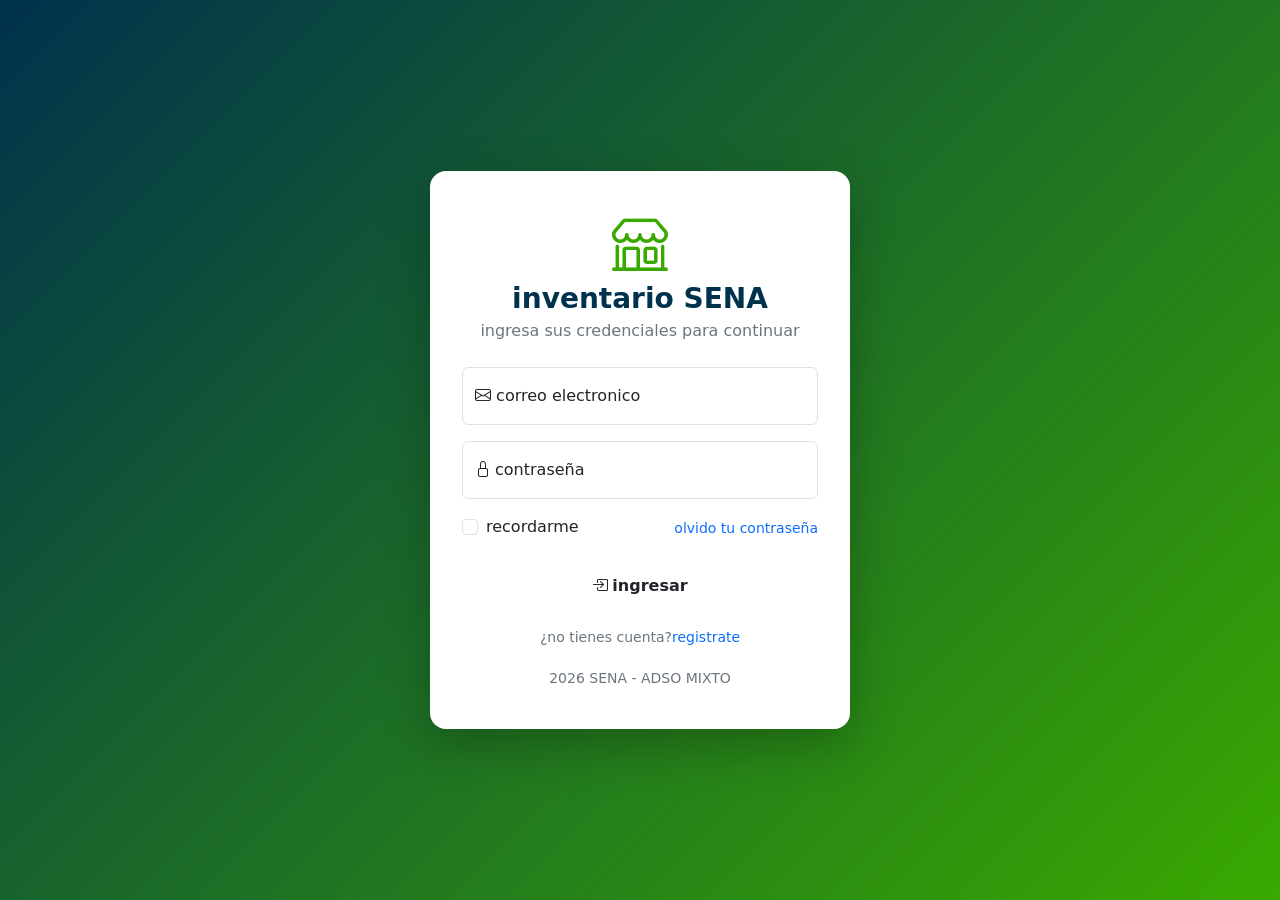
<file: index.html>
<!DOCTYPE html>
<html lang="es">
<head>
    <meta charset="UTF-8">
    <meta name="viewport" content="width=device-width, initial-scale=1.0">
    <title>iniciar sesion del inventario ADSO</title>
    <link href="css/estilos.css" rel="stylesheet"><!--llama a los estilos personalizados-->
    <!--css de bootstrap 5.2.2 desde url predeterminada-->
    <link href="https://cdn.jsdelivr.net/npm/bootstrap@5.3.3/dist/css/bootstrap.min.css" rel="stylesheet">
    <!--libreria de iconos en bootstrap-->
    <link href="https://cdn.jsdelivr.net/npm/bootstrap-icons@1.11.3/font/bootstrap-icons.min.css" rel="stylesheet">
    
</head>
<body class="login-fondo">

    <main class="login-card"><!--contenido principal de la pagina-->
        <header
        class="login-encabezado"><!--encabezado de login-->
            <!--icono de la tienda-->
            <i class="bi bi-shop display-4 text-sena"></i>
            <h1 class="h3 fw-bold">inventario SENA</h1>
            <p class="text-secondary mb-0">ingresa sus credenciales para continuar</p>
        </header>
        
        <form action="dashboard.html" method="get">
        <!--form crea un formulario que se envia y nos lleva a dashboard, method nos envia la informacion con get-->
        
        <div class="form-floating mb-3"><!--agrupa contenido en un contenedor-->
            <input type="email" class="form-control" id="correo" placeholder="sena@correo.com" required><!--type obliga que tenga el arroba ,el placeholder es el texto de ejemplo y el required hace que sea un campo obligatorio-->
            <label for="correo" class="bi bi-envelope me-1"> correo electronico</label><!--es una etiqueta de texto que con el for conecta con corro del input-->
        </div>
        <div class="form-floating mb-3">
            <input type="password" class="form-control" id="clave" placeholder="Mínimo 6 caracteres" minlength="6" required><!--type=password oculta el texto que escribes, el minlength hace que deban ser mínimo 6 caracteres-->
            <label for="clave"><i class ="bi bi-lock me-1"></i>contraseña</label>
        </div>
        
        <div class="d-flex justify-content-between align-items-center mb-4">
            <div class="form-check">
            <input class="form-check-input" type="checkbox" id="recordar"><!--type checkbox es casilla de verificacion-->
            <label class="form-check-label" for="recordar">recordarme</label>
        </div>
        <a href="#" class="small text-decoration-none">olvido tu contraseña</a>
        </div>
        
        
        
        <button type="submit" class="btn btn-sena w-100 py-2 fw-semibold">
            <i class="bi bi-box-arrow-in-right me-1"></i>ingresar</button><!--envia el formulario antes revisa los campos que requiere email y minglet-->
        </form><!--cierra el formulario-->
        
        <p class="login-pie">¿no tienes cuenta?<a href="registro.html" class="text-decoration-none">registrate</a></p>
        
        <footer class="login-pie">2026 SENA - ADSO MIXTO</footer><!--pie de pagina-->

        </main>
</body>
</html>
</file>
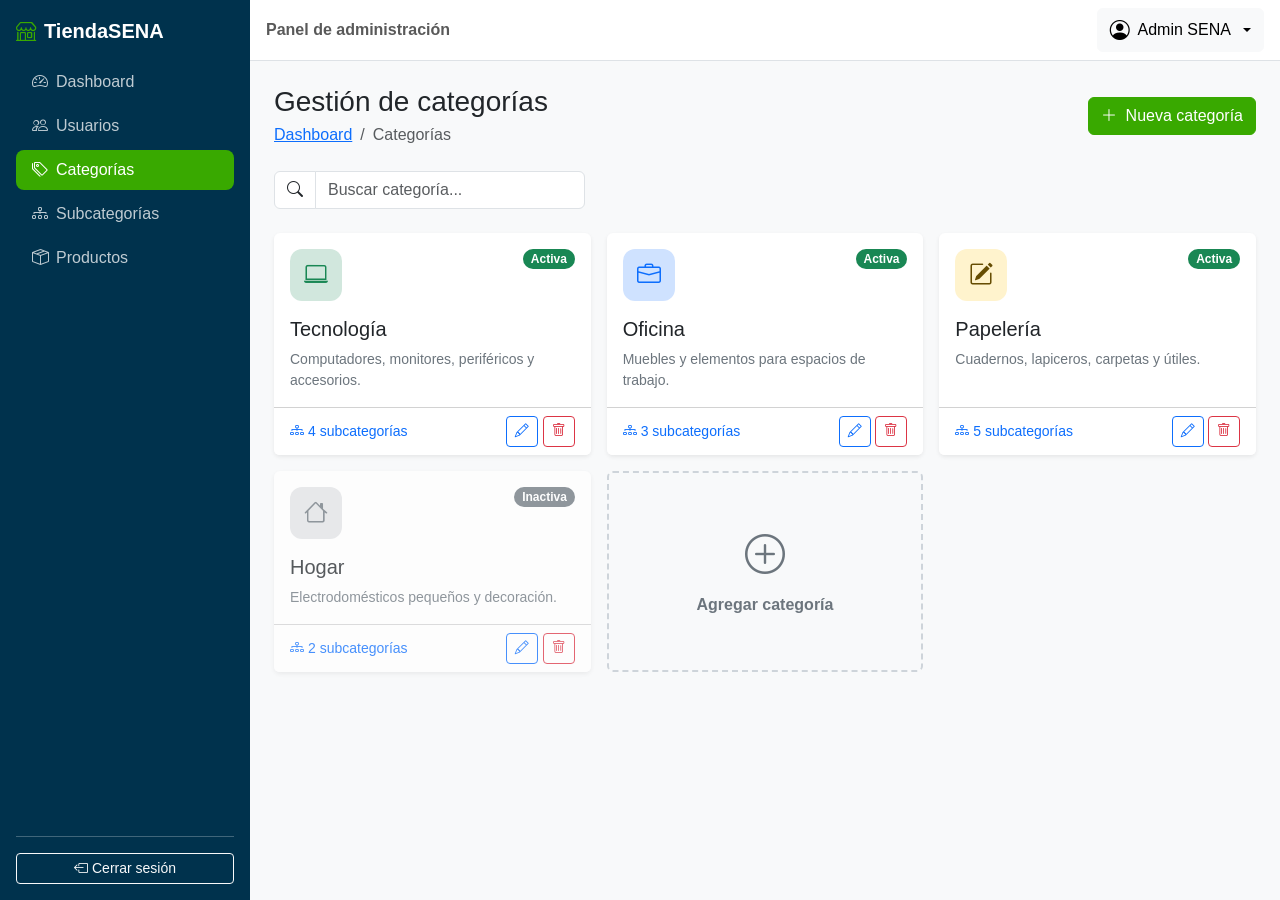
<file: categorias.html>
<!DOCTYPE html> <!-- Documento HTML5. -->
<!-- Raíz en español. -->
<html lang="es">
<!-- Abre la cabecera. -->
<head>
    <!-- Codificación UTF-8. -->
    <meta charset="UTF-8">
    <!-- Diseño adaptable. -->
    <meta name="viewport" content="width=device-width, initial-scale=1.0">
    <!-- Título de la pestaña. Cambia en cada módulo. -->
    <title>Categorías | TiendaSENA</title>
    <!-- CSS de Bootstrap. -->
    <link href="https://cdn.jsdelivr.net/npm/bootstrap@5.3.3/dist/css/bootstrap.min.css" rel="stylesheet">
    <!-- Íconos. -->
    <link href="https://cdn.jsdelivr.net/npm/bootstrap-icons@1.11.3/font/bootstrap-icons.min.css" rel="stylesheet">
    <!-- Nuestros estilos (después de Bootstrap). -->
    <link href="css/estilos.css" rel="stylesheet">
<!-- Cierra la cabecera. -->
</head>
<!-- Fondo gris muy claro para que las tarjetas blancas resalten. -->
<body class="bg-body-tertiary">

    <!-- ===================== MENÚ LATERAL ===================== -->
    <!-- offcanvas-lg: en pantallas menores a lg es un panel oculto que se desliza; desde lg se muestra normal. offcanvas-start lo hace salir por la izquierda. sidebar es nuestra clase. El id lo usa el botón que lo abre. -->
    <aside class="offcanvas-lg offcanvas-start sidebar" tabindex="-1" id="menuLateral" aria-labelledby="tituloMenu">
        <!-- Encabezado del panel; Bootstrap solo lo muestra en celular. -->
        <div class="offcanvas-header border-bottom border-secondary">
            <!-- Nombre del sistema en el panel móvil. -->
            <h5 class="offcanvas-title" id="tituloMenu"><i class="bi bi-shop me-2"></i>TiendaSENA</h5>
            <!-- Botón “X” blanco que cierra el panel. data-bs-target indica cuál panel cerrar. -->
            <button type="button" class="btn-close btn-close-white" data-bs-dismiss="offcanvas" data-bs-target="#menuLateral" aria-label="Cerrar menú"></button>
        <!-- Cierra el encabezado móvil. -->
        </div>
        <!-- Cuerpo del menú: Flexbox en columna para apilar logo, enlaces y botón de salida. -->
        <div class="offcanvas-body d-flex flex-column p-3">
            <!-- Logo que solo se ve en computador (d-none d-lg-flex): en celular ya está en el encabezado del panel. Al hacer clic vuelve al dashboard. -->
            <a href="dashboard.html" class="d-none d-lg-flex align-items-center mb-3 text-white text-decoration-none fs-5 fw-bold">
                <!-- Ícono verde y nombre. -->
                <i class="bi bi-shop me-2 text-sena"></i> TiendaSENA
            <!-- Cierra el logo. -->
            </a>
            <!-- Lista de navegación en columna (flex-column). nav-pills da forma de “píldora” al enlace activo. mb-auto empuja lo que sigue hasta el fondo. -->
            <ul class="nav nav-pills flex-column mb-auto">
                <!-- Enlace al dashboard. active lo resalta en verde y aria-current="page" avisa a los lectores de pantalla que es la página actual. **En cada módulo, el active pasa a su propio enlace.** -->
                <li class="nav-item"><a href="dashboard.html" class="nav-link"><i class="bi bi-speedometer2 me-2"></i>Dashboard</a></li>
                <!-- Enlace al módulo de usuarios (clase 5). -->
                <li class="nav-item"><a href="usuarios.html" class="nav-link"><i class="bi bi-people me-2"></i>Usuarios</a></li>
                <!-- Enlace a categorías (clase 6). -->
                <li class="nav-item"><a href="categorias.html" class="nav-link active" aria-current="page"><i class="bi bi-tags me-2"></i>Categorías</a></li>
                <!-- Enlace a subcategorías (clase 7). -->
                <li class="nav-item"><a href="subcategorias.html" class="nav-link"><i class="bi bi-diagram-3 me-2"></i>Subcategorías</a></li>
                <!-- Enlace a productos (clase 8). -->
                <li class="nav-item"><a href="productos.html" class="nav-link"><i class="bi bi-box-seam me-2"></i>Productos</a></li>
            <!-- Cierra la lista de navegación. -->
            </ul>
            <!-- Línea divisoria. -->
            <hr>
            <!-- Botón que vuelve al login (index.html): así “se cierra la sesión” en el prototipo. -->
            <a href="index.html" class="btn btn-outline-light btn-sm"><i class="bi bi-box-arrow-left me-1"></i>Cerrar sesión</a>
        <!-- Cierra el cuerpo del menú. -->
        </div>
    <!-- Cierra el menú lateral. -->
    </aside>

    <!-- ===================== ZONA DERECHA ===================== -->
    <!-- Nuestra clase contenido aplica el margin-left en computador. -->
    <div class="contenido">

        <!-- Barra superior -->
        <!-- Barra blanca con borde inferior. sticky-top la deja pegada arriba al hacer scroll. -->
        <nav class="navbar bg-white border-bottom px-3 sticky-top">
            <!-- Botón para abrir el menú en celular. d-lg-none lo oculta en computador (allá el menú siempre se ve). data-bs-toggle="offcanvas" + data-bs-target="#menuLateral" abren el panel. -->
            <button class="btn btn-outline-secondary d-lg-none" type="button" data-bs-toggle="offcanvas" data-bs-target="#menuLateral" aria-controls="menuLateral" aria-label="Abrir menú">
                <!-- Ícono de “hamburguesa”. -->
                <i class="bi bi-list"></i>
            <!-- Cierra el botón. -->
            </button>
            <!-- Texto de la barra; se oculta en celulares muy pequeños (d-none d-sm-inline). -->
            <span class="navbar-text fw-semibold d-none d-sm-inline">Panel de administración</span>
            <!-- Menú desplegable del usuario; ms-auto lo empuja a la derecha. -->
            <div class="dropdown ms-auto">
                <!-- Botón que abre el desplegable. dropdown-toggle dibuja la flechita; data-bs-toggle="dropdown" lo hace funcionar. -->
                <button class="btn btn-light dropdown-toggle d-flex align-items-center gap-2" type="button" data-bs-toggle="dropdown" aria-expanded="false">
                    <!-- Ícono de usuario. -->
                    <i class="bi bi-person-circle fs-5"></i>
                    <!-- Nombre del usuario, visible desde tablet. -->
                    <span class="d-none d-md-inline">Admin SENA</span>
                <!-- Cierra el botón. -->
                </button>
                <!-- Lista de opciones. dropdown-menu-end la alinea a la derecha para que no se salga de la pantalla. -->
                <ul class="dropdown-menu dropdown-menu-end shadow">
                    <!-- Encabezado no clicable dentro del menú. -->
                    <li><h6 class="dropdown-header">admin@sena.edu.co</h6></li>
                    <!-- Opción del menú (pantalla aún no construida). -->
                    <li><a class="dropdown-item" href="#"><i class="bi bi-person me-2"></i>Mi perfil</a></li>
                    <!-- Línea separadora. -->
                    <li><hr class="dropdown-divider"></li>
                    <!-- Otra forma de salir, en rojo (text-danger). -->
                    <li><a class="dropdown-item text-danger" href="index.html"><i class="bi bi-box-arrow-left me-2"></i>Cerrar sesión</a></li>
                <!-- Cierra la lista. -->
                </ul>
            <!-- Cierra el desplegable. -->
            </div>
        <!-- Cierra la barra superior. -->
        </nav>

        <!-- Contenido de la página -->
        <!-- Relleno 3 en celular y 4 desde tablet. -->
        <main class="p-3 p-md-4">
<!-- INICIO CONTENIDO -->
            <!-- Encabezado del módulo -->
            <!-- Flexbox con salto de línea en celular. -->
            <div class="d-flex flex-wrap justify-content-between align-items-center gap-2 mb-4">
                <!-- Bloque del título. -->
                <div>
                    <!-- Título. -->
                    <h1 class="h3 mb-1">Gestión de categorías</h1>
                    <!-- Migas de pan. -->
                    <nav aria-label="breadcrumb">
                        <!-- Lista de migas. -->
                        <ol class="breadcrumb mb-0 small">
                            <!-- Enlace al dashboard. -->
                            <li class="breadcrumb-item"><a href="dashboard.html">Dashboard</a></li>
                            <!-- Página actual. -->
                            <li class="breadcrumb-item active" aria-current="page">Categorías</li>
                        <!-- Cierra la lista. -->
                        </ol>
                    <!-- Cierra las migas. -->
                    </nav>
                <!-- Cierra el bloque. -->
                </div>
                <!-- Abre el modal #modalCategoria. -->
                <button type="button" class="btn btn-sena" data-bs-toggle="modal" data-bs-target="#modalCategoria">
                    <!-- Ícono “+” y texto. -->
                    <i class="bi bi-plus-lg me-1"></i> Nueva categoría
                <!-- Cierra el botón. -->
                </button>
            <!-- Cierra el encabezado. -->
            </div>

            <!-- Buscador -->
            <!-- Fila de la rejilla. -->
            <div class="row mb-4">
                <!-- El buscador no ocupa todo el ancho en pantallas grandes. -->
                <div class="col-md-6 col-lg-4">
                    <!-- Grupo de entrada. -->
                    <div class="input-group">
                        <!-- Lupa con fondo blanco. -->
                        <span class="input-group-text bg-white"><i class="bi bi-search"></i></span>
                        <!-- Campo de búsqueda. -->
                        <input type="search" class="form-control" placeholder="Buscar categoría..." aria-label="Buscar categoría">
                    <!-- Cierra el grupo. -->
                    </div>
                <!-- Cierra la columna. -->
                </div>
            <!-- Cierra la fila. -->
            </div>

            <!-- Rejilla de tarjetas -->
            <!-- 1 tarjeta por fila en celular, 2 en tablet y 3 en pantallas grandes. g-3 = espacio entre ellas. -->
            <div class="row row-cols-1 row-cols-md-2 row-cols-xl-3 g-3">
                <!-- Categoría 1. -->
                <div class="col">
                    <!-- Tarjeta; h-100 iguala las alturas de la fila. -->
                    <div class="card border-0 shadow-sm h-100">
                        <!-- Cuerpo. -->
                        <div class="card-body">
                            <!-- Fila superior: ícono a la izquierda, estado a la derecha. -->
                            <div class="d-flex justify-content-between align-items-start mb-3">
                                <!-- Reutilizamos icono-kpi del dashboard. -->
                                <div class="icono-kpi bg-success-subtle text-success"><i class="bi bi-laptop"></i></div>
                                <!-- Estado. -->
                                <span class="badge rounded-pill text-bg-success">Activa</span>
                            <!-- Cierra la fila superior. -->
                            </div>
                            <!-- Nombre de la categoría. -->
                            <h2 class="h5 card-title">Tecnología</h2>
                            <!-- Descripción. -->
                            <p class="card-text text-secondary small mb-0">Computadores, monitores, periféricos y accesorios.</p>
                        <!-- Cierra el cuerpo. -->
                        </div>
                        <!-- Pie: enlace a la izquierda y acciones a la derecha. -->
                        <div class="card-footer bg-white d-flex justify-content-between align-items-center">
                            <!-- Enlace entre módulos: lleva a las subcategorías de esta categoría. -->
                            <a href="subcategorias.html" class="small text-decoration-none"><i class="bi bi-diagram-3 me-1"></i>4 subcategorías</a>
                            <!-- Acciones sin salto de línea. -->
                            <div class="text-nowrap">
                                <!-- Editar: abre el mismo modal del formulario. -->
                                <button type="button" class="btn btn-sm btn-outline-primary" data-bs-toggle="modal" data-bs-target="#modalCategoria" title="Editar"><i class="bi bi-pencil"></i></button>
                                <!-- Eliminar: abre la confirmación. -->
                                <button type="button" class="btn btn-sm btn-outline-danger" data-bs-toggle="modal" data-bs-target="#modalEliminar" title="Eliminar"><i class="bi bi-trash"></i></button>
                            <!-- Cierra las acciones. -->
                            </div>
                        <!-- Cierra el pie. -->
                        </div>
                    <!-- Cierra la tarjeta. -->
                    </div>
                <!-- Cierra la categoría 1. -->
                </div>
                <!-- Categoría 2 (misma estructura). -->
                <div class="col">
                    <!-- Tarjeta. -->
                    <div class="card border-0 shadow-sm h-100">
                        <!-- Cuerpo. -->
                        <div class="card-body">
                            <!-- Fila superior. -->
                            <div class="d-flex justify-content-between align-items-start mb-3">
                                <!-- Ícono de maletín. -->
                                <div class="icono-kpi bg-primary-subtle text-primary"><i class="bi bi-briefcase"></i></div>
                                <!-- Estado. -->
                                <span class="badge rounded-pill text-bg-success">Activa</span>
                            <!-- Cierra la fila. -->
                            </div>
                            <!-- Nombre. -->
                            <h2 class="h5 card-title">Oficina</h2>
                            <!-- Descripción. -->
                            <p class="card-text text-secondary small mb-0">Muebles y elementos para espacios de trabajo.</p>
                        <!-- Cierra el cuerpo. -->
                        </div>
                        <!-- Pie. -->
                        <div class="card-footer bg-white d-flex justify-content-between align-items-center">
                            <!-- Enlace a subcategorías. -->
                            <a href="subcategorias.html" class="small text-decoration-none"><i class="bi bi-diagram-3 me-1"></i>3 subcategorías</a>
                            <!-- Acciones. -->
                            <div class="text-nowrap">
                                <!-- Editar. -->
                                <button type="button" class="btn btn-sm btn-outline-primary" data-bs-toggle="modal" data-bs-target="#modalCategoria" title="Editar"><i class="bi bi-pencil"></i></button>
                                <!-- Eliminar. -->
                                <button type="button" class="btn btn-sm btn-outline-danger" data-bs-toggle="modal" data-bs-target="#modalEliminar" title="Eliminar"><i class="bi bi-trash"></i></button>
                            <!-- Cierra las acciones. -->
                            </div>
                        <!-- Cierra el pie. -->
                        </div>
                    <!-- Cierra la tarjeta. -->
                    </div>
                <!-- Cierra la categoría 2. -->
                </div>
                <!-- Categoría 3. -->
                <div class="col">
                    <!-- Tarjeta. -->
                    <div class="card border-0 shadow-sm h-100">
                        <!-- Cuerpo. -->
                        <div class="card-body">
                            <!-- Fila superior. -->
                            <div class="d-flex justify-content-between align-items-start mb-3">
                                <!-- Ícono de papelería. -->
                                <div class="icono-kpi bg-warning-subtle text-warning-emphasis"><i class="bi bi-pencil-square"></i></div>
                                <!-- Estado. -->
                                <span class="badge rounded-pill text-bg-success">Activa</span>
                            <!-- Cierra la fila. -->
                            </div>
                            <!-- Nombre. -->
                            <h2 class="h5 card-title">Papelería</h2>
                            <!-- Descripción. -->
                            <p class="card-text text-secondary small mb-0">Cuadernos, lapiceros, carpetas y útiles.</p>
                        <!-- Cierra el cuerpo. -->
                        </div>
                        <!-- Pie. -->
                        <div class="card-footer bg-white d-flex justify-content-between align-items-center">
                            <!-- Enlace a subcategorías. -->
                            <a href="subcategorias.html" class="small text-decoration-none"><i class="bi bi-diagram-3 me-1"></i>5 subcategorías</a>
                            <!-- Acciones. -->
                            <div class="text-nowrap">
                                <!-- Editar. -->
                                <button type="button" class="btn btn-sm btn-outline-primary" data-bs-toggle="modal" data-bs-target="#modalCategoria" title="Editar"><i class="bi bi-pencil"></i></button>
                                <!-- Eliminar. -->
                                <button type="button" class="btn btn-sm btn-outline-danger" data-bs-toggle="modal" data-bs-target="#modalEliminar" title="Eliminar"><i class="bi bi-trash"></i></button>
                            <!-- Cierra las acciones. -->
                            </div>
                        <!-- Cierra el pie. -->
                        </div>
                    <!-- Cierra la tarjeta. -->
                    </div>
                <!-- Cierra la categoría 3. -->
                </div>
                <!-- Categoría 4 (inactiva). -->
                <div class="col">
                    <!-- opacity-75 la ve un poco transparente: comunica que está inactiva. -->
                    <div class="card border-0 shadow-sm h-100 opacity-75">
                        <!-- Cuerpo. -->
                        <div class="card-body">
                            <!-- Fila superior. -->
                            <div class="d-flex justify-content-between align-items-start mb-3">
                                <!-- Ícono gris. -->
                                <div class="icono-kpi bg-secondary-subtle text-secondary"><i class="bi bi-house"></i></div>
                                <!-- Estado inactivo en gris. -->
                                <span class="badge rounded-pill text-bg-secondary">Inactiva</span>
                            <!-- Cierra la fila. -->
                            </div>
                            <!-- Nombre. -->
                            <h2 class="h5 card-title">Hogar</h2>
                            <!-- Descripción. -->
                            <p class="card-text text-secondary small mb-0">Electrodomésticos pequeños y decoración.</p>
                        <!-- Cierra el cuerpo. -->
                        </div>
                        <!-- Pie. -->
                        <div class="card-footer bg-white d-flex justify-content-between align-items-center">
                            <!-- Enlace. -->
                            <a href="subcategorias.html" class="small text-decoration-none"><i class="bi bi-diagram-3 me-1"></i>2 subcategorías</a>
                            <!-- Acciones. -->
                            <div class="text-nowrap">
                                <!-- Editar. -->
                                <button type="button" class="btn btn-sm btn-outline-primary" data-bs-toggle="modal" data-bs-target="#modalCategoria" title="Editar"><i class="bi bi-pencil"></i></button>
                                <!-- Eliminar. -->
                                <button type="button" class="btn btn-sm btn-outline-danger" data-bs-toggle="modal" data-bs-target="#modalEliminar" title="Eliminar"><i class="bi bi-trash"></i></button>
                            <!-- Cierra las acciones. -->
                            </div>
                        <!-- Cierra el pie. -->
                        </div>
                    <!-- Cierra la tarjeta. -->
                    </div>
                <!-- Cierra la categoría 4. -->
                </div>
                <!-- Última celda: la tarjeta para agregar. -->
                <div class="col">
                    <!-- Un <button> con aspecto de tarjeta (card + nuestra tarjeta-agregar). Flexbox en columna centra el contenido. También abre el modal. -->
                    <button type="button" class="card tarjeta-agregar w-100 h-100 d-flex flex-column align-items-center justify-content-center" data-bs-toggle="modal" data-bs-target="#modalCategoria">
                        <!-- Ícono “+” grande. -->
                        <i class="bi bi-plus-circle fs-1"></i>
                        <!-- Texto. -->
                        <span class="fw-semibold mt-2">Agregar categoría</span>
                    <!-- Cierra el botón-tarjeta. -->
                    </button>
                <!-- Cierra la celda. -->
                </div>
            <!-- Cierra la rejilla. -->
            </div>

            <!-- Modal: crear / editar categoría -->
            <!-- Modal oculto. -->
            <div class="modal fade" id="modalCategoria" tabindex="-1" aria-labelledby="tituloModalCategoria" aria-hidden="true">
                <!-- Tamaño normal, centrado. -->
                <div class="modal-dialog modal-dialog-centered">
                    <!-- Contenido. -->
                    <div class="modal-content">
                        <!-- Encabezado. -->
                        <div class="modal-header">
                            <!-- Título. -->
                            <h2 class="modal-title fs-5" id="tituloModalCategoria"><i class="bi bi-tag me-2"></i>Datos de la categoría</h2>
                            <!-- Cerrar. -->
                            <button type="button" class="btn-close" data-bs-dismiss="modal" aria-label="Cerrar"></button>
                        <!-- Cierra el encabezado. -->
                        </div>
                        <!-- Cuerpo. -->
                        <div class="modal-body">
                            <!-- Formulario de una sola columna. -->
                            <form>
                                <!-- Grupo con margen inferior. -->
                                <div class="mb-3">
                                    <!-- Etiqueta. -->
                                    <label for="catNombre" class="form-label">Nombre</label>
                                    <!-- maxlength="50" impide escribir más de 50 caracteres. -->
                                    <input type="text" class="form-control" id="catNombre" placeholder="Ej: Tecnología" maxlength="50" required>
                                <!-- Cierra el grupo. -->
                                </div>
                                <!-- Grupo. -->
                                <div class="mb-3">
                                    <!-- Etiqueta. -->
                                    <label for="catDescripcion" class="form-label">Descripción</label>
                                    <!-- Área de texto de 3 líneas con estilo form-control. -->
                                    <textarea class="form-control" id="catDescripcion" rows="3" placeholder="¿Qué productos incluye?"></textarea>
                                <!-- Cierra el grupo. -->
                                </div>
                                <!-- Grupo de selección de color. -->
                                <div class="mb-3">
                                    <!-- Etiqueta general (d-block la pone en su propia línea). -->
                                    <span class="form-label d-block">Color de la tarjeta</span>
                                    <!-- btn-check oculta el botón de opción (radio)… Todos comparten name="catColor", así solo uno puede estar marcado. -->
                                    <input type="radio" class="btn-check" name="catColor" id="colorVerde" checked>
                                    <!-- …y su label se ve como botón. Al marcarlo, el botón se rellena. -->
                                    <label class="btn btn-outline-success btn-sm" for="colorVerde">Verde</label>
                                    <!-- Segunda opción. -->
                                    <input type="radio" class="btn-check" name="catColor" id="colorAzul">
                                    <!-- Botón azul. -->
                                    <label class="btn btn-outline-primary btn-sm" for="colorAzul">Azul</label>
                                    <!-- Tercera opción. -->
                                    <input type="radio" class="btn-check" name="catColor" id="colorAmarillo">
                                    <!-- Botón amarillo. -->
                                    <label class="btn btn-outline-warning btn-sm" for="colorAmarillo">Amarillo</label>
                                <!-- Cierra el grupo. -->
                                </div>
                                <!-- Interruptor de estado. -->
                                <div class="form-check form-switch">
                                    <!-- Encendido por defecto. -->
                                    <input class="form-check-input" type="checkbox" role="switch" id="catActiva" checked>
                                    <!-- Etiqueta. -->
                                    <label class="form-check-label" for="catActiva">Categoría activa</label>
                                <!-- Cierra el interruptor. -->
                                </div>
                            <!-- Cierra el formulario. -->
                            </form>
                        <!-- Cierra el cuerpo. -->
                        </div>
                        <!-- Pie. -->
                        <div class="modal-footer">
                            <!-- Cancelar. -->
                            <button type="button" class="btn btn-secondary" data-bs-dismiss="modal">Cancelar</button>
                            <!-- Guardar (en el prototipo solo cierra). -->
                            <button type="button" class="btn btn-sena" data-bs-dismiss="modal"><i class="bi bi-save me-1"></i>Guardar</button>
                        <!-- Cierra el pie. -->
                        </div>
                    <!-- Cierra el contenido. -->
                    </div>
                <!-- Cierra el diálogo. -->
                </div>
            <!-- Cierra el modal. -->
            </div>

            <!-- Modal: confirmar eliminación -->
            <!-- Modal de confirmación. -->
            <div class="modal fade" id="modalEliminar" tabindex="-1" aria-labelledby="tituloModalEliminar" aria-hidden="true">
                <!-- Pequeño y centrado. -->
                <div class="modal-dialog modal-dialog-centered modal-sm">
                    <!-- Contenido. -->
                    <div class="modal-content">
                        <!-- Cuerpo centrado. -->
                        <div class="modal-body text-center p-4">
                            <!-- Ícono de advertencia. -->
                            <i class="bi bi-exclamation-triangle text-danger display-5"></i>
                            <!-- Pregunta. -->
                            <h2 class="h5 mt-3" id="tituloModalEliminar">¿Eliminar esta categoría?</h2>
                            <!-- Avisa la consecuencia en cadena (relación categoría → subcategoría). -->
                            <p class="text-secondary small mb-0">También se eliminarán sus subcategorías.</p>
                        <!-- Cierra el cuerpo. -->
                        </div>
                        <!-- Pie centrado. -->
                        <div class="modal-footer justify-content-center border-0 pt-0">
                            <!-- Cancelar. -->
                            <button type="button" class="btn btn-light" data-bs-dismiss="modal">Cancelar</button>
                            <!-- Confirmar. -->
                            <button type="button" class="btn btn-danger" data-bs-dismiss="modal">Sí, eliminar</button>
                        <!-- Cierra el pie. -->
                        </div>
                    <!-- Cierra el contenido. -->
                    </div>
                <!-- Cierra el diálogo. -->
                </div>
            <!-- Cierra el modal. -->
            </div>
<!-- FIN CONTENIDO -->
        <!-- Cierra el contenido. -->
        </main>
    <!-- Cierra la zona derecha. -->
    </div>

    <!-- JavaScript de Bootstrap: necesario para el menú deslizable, el desplegable del usuario y los modales. -->
    <script src="https://cdn.jsdelivr.net/npm/bootstrap@5.3.3/dist/js/bootstrap.bundle.min.js"></script>
<!-- Cierra el cuerpo. -->
</body>
<!-- Cierra el documento. -->
</html>
</file>
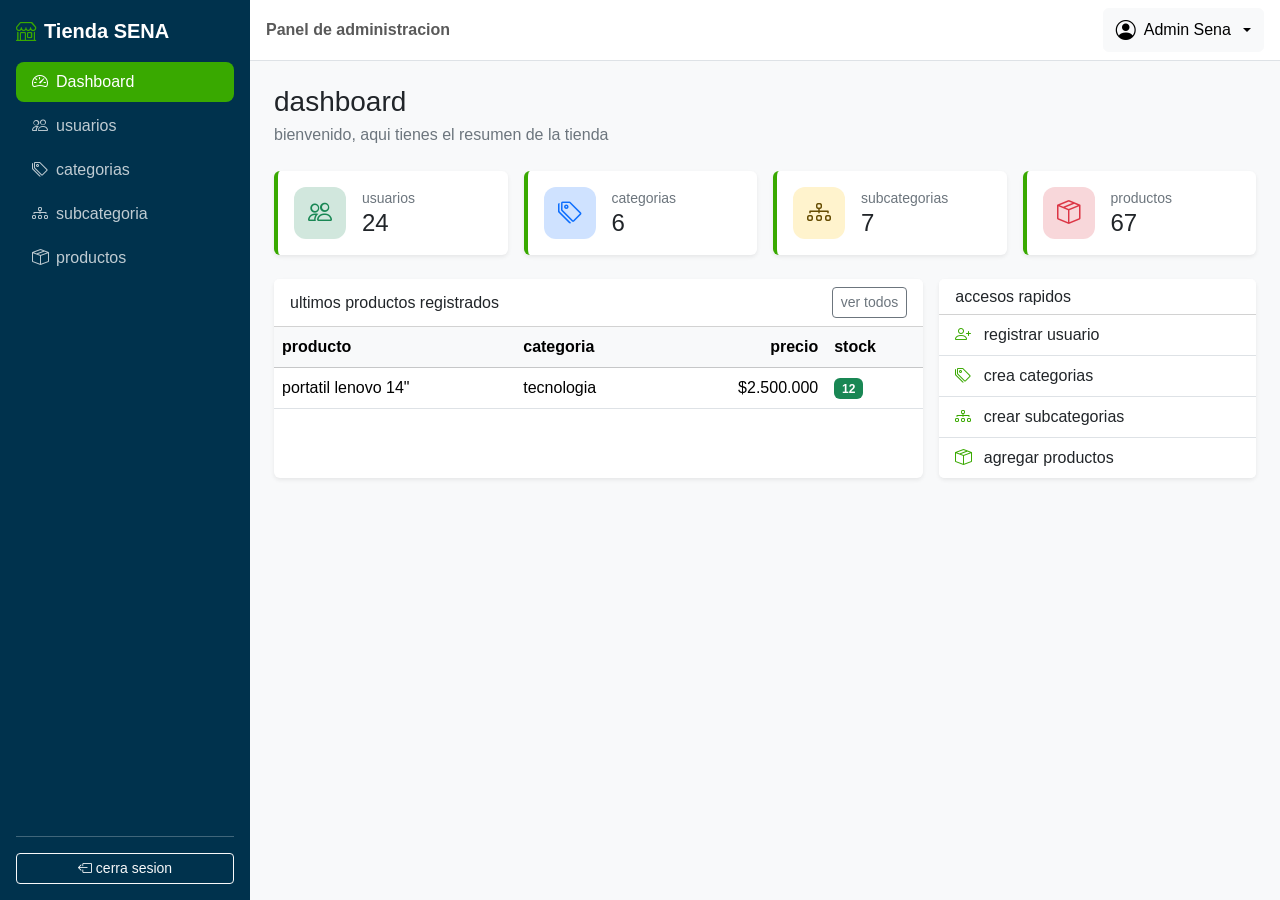
<file: dashboard.html>
<!DOCTYPE html>
<html lang="es">
<head>
    <meta charset="UTF-8">
    <meta name="viewport" content="width=device-width, initial-scale=1.0">
    <title>iniciar sesion del inventario ADSO</title>
    <!--css de bootstrap 5.2.2 desde url predeterminada-->
    <link href="https://cdn.jsdelivr.net/npm/bootstrap@5.3.3/dist/css/bootstrap.min.css" rel="stylesheet">
    <!--libreria de iconos en bootstrap-->
    <link href="https://cdn.jsdelivr.net/npm/bootstrap-icons@1.11.3/font/bootstrap-icons.min.css" rel="stylesheet">
    <link href="css/estilos.css" rel="stylesheet"><!--llama a los estilos personalizados-->
</head>
<body class="bg-body-tertiary">
    <!--menu lateral-->
    <!--offcanvas en pantallas menores al lg es un panel oculto que se desliza-->
    <!--desde el lg se muestra norma. offcanvas-start lo hace salir por la izquierda. sidebar es muestra la clase el id usa el boton que lo abre-->
    <aside class="offcanvas-lg offcanvas-start sidebar" tabindex="-1" id="menuLateral" aria-labelledby="tituloMenu">
        <!--encabezado de el panel; bootstrap solo lo muestra en celular-->
        <div class="offcanvas-header border-bottom border-secondary">
            <!--nombre del sistema en el panel movil-->
            <h5 class="offcanvas-title" id="tituloMenu"><i class="bi bi-shop me-2"></i>tienda sena</h5>
            <!--button x blanco de cierre de panel -->
            <button type="button" class="btn-close btn-close-white" data-bs-dismiss="offcanvas" data-bs-target="#menuLateral" aria-label="Cerrar menú"></button>
        </div>
        <!--cuerpo del menu flexbox em columan para apilar el logo enlaces y boton de salida -->
        <div class="offcanvas-body d-flex flex-column p-3">
            <!--logo solo se ve en computador -->
            <a href="dashboard.html" class="d-none d-lg-flex align-items-center mb-3 text-white text-decoration-none fs-5 fw-bold">
                <!--icono verde y nombre-->
                <i class="bi bi-shop me-2 text-sena"></i> Tienda SENA
                <!--cierra logo -->
            </a>
        <!--lista de navegacion en columna (flex-column) .nav-pills de forma de pildora al enlace activo mb-auto empuja lo que sigue hasta el fondo-->
        <ul class="nav nav-pills flex-column mb-auto">
            <!--Enlace al dashboard active lo resalta en verde y aria -current="page" la pagina actual en cada modulo el active pasa si propio enlace-->
            <li class="nav-item"><a href="dashboard.html" class="nav-link active" aria-current="page"><i class="bi bi-speedometer2 me-2"></i>Dashboard</a>
            </li>
            <!--Enlace a modulo usuario-->
            <li class="nav-item"><a href="usuarios.html" class="nav-link"><i class="bi bi-people me-2"></i>usuarios</a></li>
                <!--link categoria-->
                <li class="nav-item"><a href="categorias.html" class="nav-link"><i class="bi bi-tags me-2"></i>categorias</a></li>
                <li class="nav-item"><a href="subcategorias.html" class="nav-link"><i class="bi bi-diagram-3 me-2"></i>subcategoria</a></li>
                <li class="nav-item"><a href="productos.html" class="nav-link"><i class="bi bi-box-seam me-2"></i>productos</a></li>
        </ul>
                <hr>
                <!--boton que se vuelve al login asi se cierra la sesion-->
                <a href="index.html" class="btn btn-outline-light btn-sm"><i class="bi bi-box-arrow-left me-1"></i>cerra sesion</a>
                <!--cierra el cuerpo del menu-->
            
    
        </div>
    </aside>
    <!--zona derecha del dashboard-->
    <div class="contenido">

        <!--Barra superior-->
        <!--Baara blanca con borde inferior, la deja pegada arriba al hacer scrool-->
        <nav class="navbar bg-white border-bottom px-3 sticky-top">
            <!--boton para abrir el menu en celular lo oculta el computador el menu siempre se ve-->
            <button class="btn btn-outline-secondary d-lg-none" type="button" data-bs-toggle="offcanvas" data-bs-target="#menuLateral" aria-controls="menuLateral" aria-label="Abrir menu">
                <!--icono de menu hamburguesa-->
                <i class="bi bi-list"></i>
            </button>
            <!--texto de la barra se oculta en celulares muy pequeños-->
            <span class="navbar-text fw-semibold d-none d-sm-inline">Panel de administracion</span>
            <!--menu desplegable del ususario lo empuja a la derecha-->

            <div class="dropdown ms-auto">
                <!--boton que abre el desplegable-->
                <button class="btn btn-light dropdown-toggle d-flex align-items-center gap-2" type="button" data-bs-toggle="dropdown" aria-expanded="false">
                    <!--icono de usuario-->
                    <i class="bi bi-person-circle fs-5"></i>
                    <!--nombre de usuario visible en tablet-->
                    <span class="d-none d-md-inline">Admin Sena</span>
                </button>
                <!--lista de opciones alinea a la erecha para que no se salga de la pantalla-->
                <ul class="dropdown-menu dropdown-menu-end shadow">
                    <!--encabezado cliqueable dentro del menu-->
                    <li><h6 class="dropdown-header">admin@sena.edu.co</h6></li>
                    <!--opcion del menu-->
                    <li><a class="dropdown-item" href="#"><i class="bi bi-person me-2"></i>mi perfil</a></li>
                    <li><hr class="dropdown-divider"></li>
                    <li><a class="dropdown-item text-danger" href="index.html"><i class="bi bi-box-arrow-left me-2"></i>Cerrar sesión</a></li>
                </ul>
            </div>
        </nav>
        <!-- contenido de la pagina-->
        <main class="p-3 p-md-4">
            <!--inicio del contenido-->
            <!--bloque del titulo con margen inferior-->
            <div class="mb-4">
                <!--titulo de la pagina-->
                <h1 class="h3 mb-1">dashboard</h1>
                <!--subtitulo en gris-->
                <p class="text-secondary mb-0">bienvenido, aqui tienes el resumen de la tienda</p>
            </div>
            <!--targetas de indicadores-->
            <div class="row row-cols-1 row-cols-sm-2 row-cols-xl-4 g-3 mb-4">
                <!--columna 1-->
                <div class="col">
                    <!--targeta con nuestra clase franja verde y animacion-->
                    <div class="card tarjeta-kpi shadow-sm h-100">
                        <!--cuerpo con flexbox icono y texto a lados separados -->
                        <div class="card-body d-flex align-items-center gap-3">
                            <!--cuadro de icono fondo verde suave icono verde-->
                            <div class="icono-kpi bg-success-subtle text-success"><i class="bi bi-people"></i></div>
                            <div>
                                <!--nombre del indicador-->
                                <p class="text-secondary small mb-0">usuarios</p>
                                <!--valor del ejemplo del indicador-->
                                <h2 class="h4 mb-0">24</h2>
                                <!--cierre del bloque de texto-->
                            </div>
                            <!--link estira el elnase sobre toda la targeta  un click en cualquier parte lleva al modulo-->
                            <a href="usuarios.html" class="stretched-link" aria-label="ir a usuarios"></a>
                        </div>
                    </div>
                </div>
                <!--columna 2-->
                <div class="col">
                    <!--targeta con nuestra clase franja verde y animacion-->
                    <div class="card tarjeta-kpi shadow-sm h-100">
                        <!--cuerpo con flexbox icono y texto a lados separados -->
                        <div class="card-body d-flex align-items-center gap-3">
                            <!--cuadro de icono fondo verde suave icono verde-->
                            <div class="icono-kpi bg-primary-subtle text-primary"><i class="bi bi-tags"></i></div>
                            <div>
                                <!--nombre del indicador-->
                                <p class="text-secondary small mb-0">categorias</p>
                                <!--valor del ejemplo del indicador-->
                                <h2 class="h4 mb-0">6</h2>
                                <!--cierre del bloque de texto-->
                            </div>
                            <!--link estira el elnase sobre toda la targeta  un click en cualquier parte lleva al modulo-->
                            <a href="categorias.html" class="stretched-link" aria-label="ir a categorias"></a>
                        </div>
                    </div>
                </div>
                <!--columna 3-->
                <div class="col">
                    <!--targeta con nuestra clase franja verde y animacion-->
                    <div class="card tarjeta-kpi shadow-sm h-100">
                        <!--cuerpo con flexbox icono y texto a lados separados -->
                        <div class="card-body d-flex align-items-center gap-3">
                            <!--cuadro de icono fondo verde suave icono verde-->
                            <div class="icono-kpi bg-warning-subtle text-warning-emphasis"><i class="bi bi-diagram-3"></i></div>
                            <div>
                                <!--nombre del indicador-->
                                <p class="text-secondary small mb-0">subcategorias</p>
                                <!--valor del ejemplo del indicador-->
                                <h2 class="h4 mb-0">7</h2>
                                <!--cierre del bloque de texto-->
                            </div>
                            <!--link estira el elnase sobre toda la targeta  un click en cualquier parte lleva al modulo-->
                            <a href="subcategorias.html" class="stretched-link" aria-label="ir a subcategorias"></a>
                        </div>
                    </div>
                </div>
                <!--columna 4-->
                <div class="col">
                    <!--targeta con nuestra clase franja verde y animacion-->
                    <div class="card tarjeta-kpi shadow-sm h-100">
                        <!--cuerpo con flexbox icono y texto a lados separados -->
                        <div class="card-body d-flex align-items-center gap-3">
                            <!--cuadro de icono fondo verde suave icono verde-->
                            <div class="icono-kpi bg-danger-subtle text-danger"><i class="bi bi-box-seam"></i></div>
                            <div>
                                <!--nombre del indicador-->
                                <p class="text-secondary small mb-0">productos</p>
                                <!--valor del ejemplo del indicador-->
                                <h2 class="h4 mb-0">67</h2>
                                <!--cierre del bloque de texto-->
                            </div>
                            <!--link estira el enlase sobre toda la targeta  un click en cualquier parte lleva al modulo-->
                            <a href="productos.html" class="stretched-link" aria-label="ir a productos"></a>
                        </div>
                    </div>
                </div>
            </div>    
                <!--segunda fila tabla de la izquierda ya accesos rapidos a la derecha -->
                <div class="row g-3">
                    <!--ultimos productos -->
                    <!--en computador ocuopa 8 de 12 columnas en celular todo el ancho-->
                    <div class="col-lg-8">
                    <div class="card border-0 shadow-sm h-100">
                        <!--encabezado de la targeta  con titulo enlace a los lados-->
                        <div class="card-header bg-white d-flex justify-content-between align-items-center">
                            <!--titulo pequeño-->
                            <h2 class="h6 mb-0">ultimos productos registrados</h2>
                            <!--boton que lleva al modulo de productos -->
                            <a href="productos.html" class="btn btn-sm btn-outline-secondary">ver todos</a>
                        </div>
                        <!--permite dezplazar la tabla en el celular-->
                        <div class="table-responsive">
                            <table class="table table-hover align-middle mb-0">
                                <thead class="table table-light">
                                    <tr><th>producto</th><th>categoria</th><th class="text-end">precio</th><th>stock</th></tr>
                                </thead>
                                <!--cuerpo de la tabla -->
                                <tbody>
                                    <tr><td>portatil lenovo 14"</td><td>tecnologia</td><td class="text-end">$2.500.000</td><td><span class="badge text-bg-success">12</span></td></tr>
                                </tbody>
                            </table>
                        </div>
                    </div>
                    </div>
                    <div class="col-lg-4">
                    <!--targeta-->
                    <div class="card border-0 shadow-sm h-100">
                        <div class="card-header bg-white"><h2 class="h6 mb-0">accesos rapidos </h2></div>

                        <div class="list-group list-group-flush">
                            <a href="usuarios.html" class="list-group-item list-group-item-action"><i class="bi bi-person-plus me-2 text-sena"></i> registrar usuario</a>
                            <a href="categorias.html" class="list-group-item list-group-item-action"><i class="bi bi-tags me-2 text-sena"></i> crea categorias</a>
                            <a href="subcategorias.html" class="list-group-item list-group-item-action"><i class="bi bi-diagram-3 me-2 text-sena"></i> crear subcategorias</a>
                            <a href="productos.html" class="list-group-item list-group-item-action"><i class="bi bi-box-seam me-2 text-sena"></i> agregar productos</a>
                        </div>
                    </div>
                    </div>
                </div>
        </main>
    </div>
    <!--java script con bootstrap nesesario para el menu deslizable -->
    <script src="https://cdn.jsdelivr.net/npm/bootstrap@5.3.3/dist/js/bootstrap.bundle.min.js"></script>
</body>
</html>
</file>
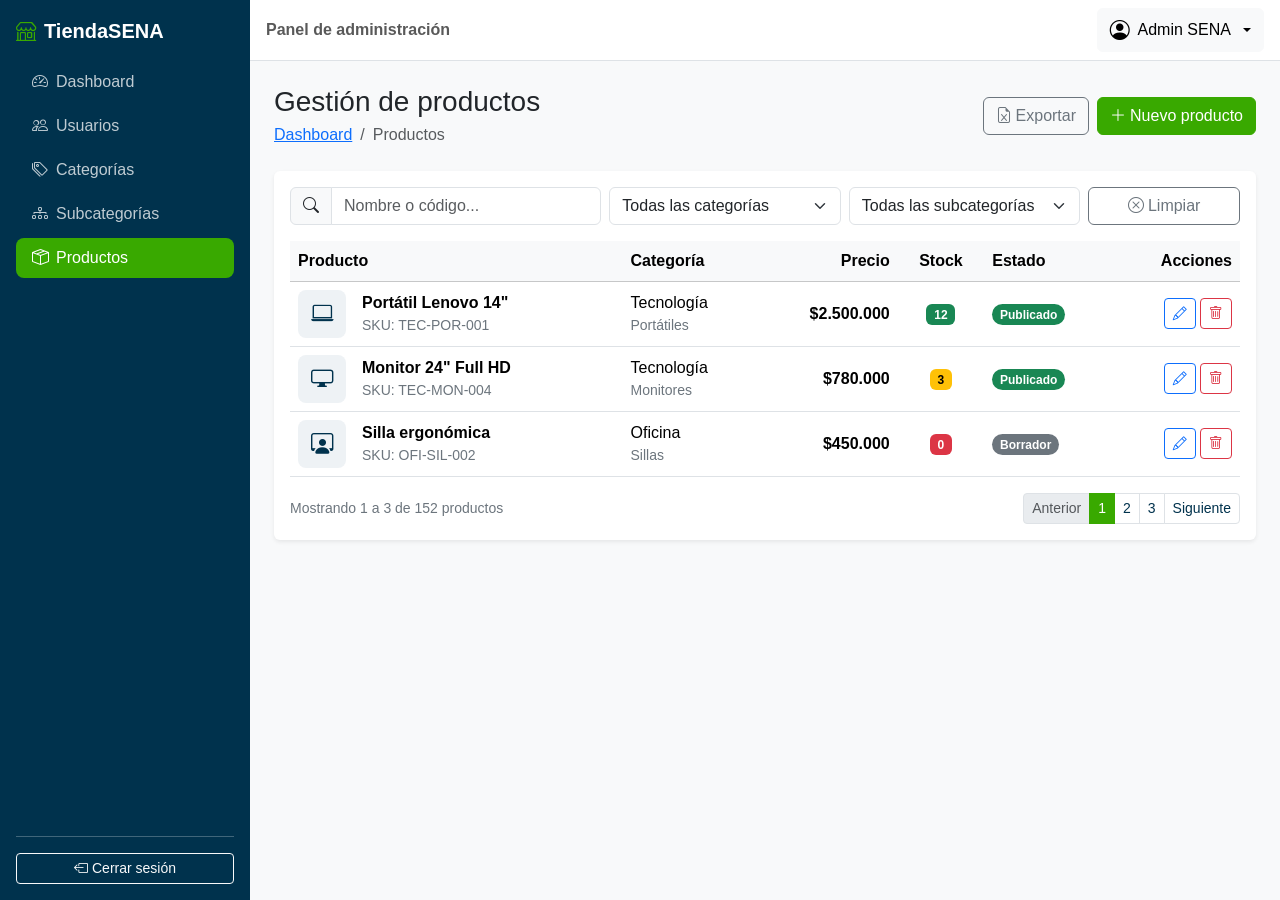
<file: productos.html>
<!DOCTYPE html> <!-- Documento HTML5. -->
<!-- Raíz en español. -->
<html lang="es">
<!-- Abre la cabecera. -->
<head>
    <!-- Codificación UTF-8. -->
    <meta charset="UTF-8">
    <!-- Diseño adaptable. -->
    <meta name="viewport" content="width=device-width, initial-scale=1.0">
    <!-- Título de la pestaña. Cambia en cada módulo. -->
    <title>Productos | TiendaSENA</title>
    <!-- CSS de Bootstrap. -->
    <link href="https://cdn.jsdelivr.net/npm/bootstrap@5.3.3/dist/css/bootstrap.min.css" rel="stylesheet">
    <!-- Íconos. -->
    <link href="https://cdn.jsdelivr.net/npm/bootstrap-icons@1.11.3/font/bootstrap-icons.min.css" rel="stylesheet">
    <!-- Nuestros estilos (después de Bootstrap). -->
    <link href="css/estilos.css" rel="stylesheet">
<!-- Cierra la cabecera. -->
</head>
<!-- Fondo gris muy claro para que las tarjetas blancas resalten. -->
<body class="bg-body-tertiary">

    <!-- ===================== MENÚ LATERAL ===================== -->
    <!-- offcanvas-lg: en pantallas menores a lg es un panel oculto que se desliza; desde lg se muestra normal. offcanvas-start lo hace salir por la izquierda. sidebar es nuestra clase. El id lo usa el botón que lo abre. -->
    <aside class="offcanvas-lg offcanvas-start sidebar" tabindex="-1" id="menuLateral" aria-labelledby="tituloMenu">
        <!-- Encabezado del panel; Bootstrap solo lo muestra en celular. -->
        <div class="offcanvas-header border-bottom border-secondary">
            <!-- Nombre del sistema en el panel móvil. -->
            <h5 class="offcanvas-title" id="tituloMenu"><i class="bi bi-shop me-2"></i>TiendaSENA</h5>
            <!-- Botón “X” blanco que cierra el panel. data-bs-target indica cuál panel cerrar. -->
            <button type="button" class="btn-close btn-close-white" data-bs-dismiss="offcanvas" data-bs-target="#menuLateral" aria-label="Cerrar menú"></button>
        <!-- Cierra el encabezado móvil. -->
        </div>
        <!-- Cuerpo del menú: Flexbox en columna para apilar logo, enlaces y botón de salida. -->
        <div class="offcanvas-body d-flex flex-column p-3">
            <!-- Logo que solo se ve en computador (d-none d-lg-flex): en celular ya está en el encabezado del panel. Al hacer clic vuelve al dashboard. -->
            <a href="dashboard.html" class="d-none d-lg-flex align-items-center mb-3 text-white text-decoration-none fs-5 fw-bold">
                <!-- Ícono verde y nombre. -->
                <i class="bi bi-shop me-2 text-sena"></i> TiendaSENA
            <!-- Cierra el logo. -->
            </a>
            <!-- Lista de navegación en columna (flex-column). nav-pills da forma de “píldora” al enlace activo. mb-auto empuja lo que sigue hasta el fondo. -->
            <ul class="nav nav-pills flex-column mb-auto">
                <!-- Enlace al dashboard. active lo resalta en verde y aria-current="page" avisa a los lectores de pantalla que es la página actual. **En cada módulo, el active pasa a su propio enlace.** -->
                <li class="nav-item"><a href="dashboard.html" class="nav-link"><i class="bi bi-speedometer2 me-2"></i>Dashboard</a></li>
                <!-- Enlace al módulo de usuarios (clase 5). -->
                <li class="nav-item"><a href="usuarios.html" class="nav-link"><i class="bi bi-people me-2"></i>Usuarios</a></li>
                <!-- Enlace a categorías (clase 6). -->
                <li class="nav-item"><a href="categorias.html" class="nav-link"><i class="bi bi-tags me-2"></i>Categorías</a></li>
                <!-- Enlace a subcategorías (clase 7). -->
                <li class="nav-item"><a href="subcategorias.html" class="nav-link"><i class="bi bi-diagram-3 me-2"></i>Subcategorías</a></li>
                <!-- Enlace a productos (clase 8). -->
                <li class="nav-item"><a href="productos.html" class="nav-link active" aria-current="page"><i class="bi bi-box-seam me-2"></i>Productos</a></li>
            <!-- Cierra la lista de navegación. -->
            </ul>
            <!-- Línea divisoria. -->
            <hr>
            <!-- Botón que vuelve al login (index.html): así “se cierra la sesión” en el prototipo. -->
            <a href="index.html" class="btn btn-outline-light btn-sm"><i class="bi bi-box-arrow-left me-1"></i>Cerrar sesión</a>
        <!-- Cierra el cuerpo del menú. -->
        </div>
    <!-- Cierra el menú lateral. -->
    </aside>

    <!-- ===================== ZONA DERECHA ===================== -->
    <!-- Nuestra clase contenido aplica el margin-left en computador. -->
    <div class="contenido">

        <!-- Barra superior -->
        <!-- Barra blanca con borde inferior. sticky-top la deja pegada arriba al hacer scroll. -->
        <nav class="navbar bg-white border-bottom px-3 sticky-top">
            <!-- Botón para abrir el menú en celular. d-lg-none lo oculta en computador (allá el menú siempre se ve). data-bs-toggle="offcanvas" + data-bs-target="#menuLateral" abren el panel. -->
            <button class="btn btn-outline-secondary d-lg-none" type="button" data-bs-toggle="offcanvas" data-bs-target="#menuLateral" aria-controls="menuLateral" aria-label="Abrir menú">
                <!-- Ícono de “hamburguesa”. -->
                <i class="bi bi-list"></i>
            <!-- Cierra el botón. -->
            </button>
            <!-- Texto de la barra; se oculta en celulares muy pequeños (d-none d-sm-inline). -->
            <span class="navbar-text fw-semibold d-none d-sm-inline">Panel de administración</span>
            <!-- Menú desplegable del usuario; ms-auto lo empuja a la derecha. -->
            <div class="dropdown ms-auto">
                <!-- Botón que abre el desplegable. dropdown-toggle dibuja la flechita; data-bs-toggle="dropdown" lo hace funcionar. -->
                <button class="btn btn-light dropdown-toggle d-flex align-items-center gap-2" type="button" data-bs-toggle="dropdown" aria-expanded="false">
                    <!-- Ícono de usuario. -->
                    <i class="bi bi-person-circle fs-5"></i>
                    <!-- Nombre del usuario, visible desde tablet. -->
                    <span class="d-none d-md-inline">Admin SENA</span>
                <!-- Cierra el botón. -->
                </button>
                <!-- Lista de opciones. dropdown-menu-end la alinea a la derecha para que no se salga de la pantalla. -->
                <ul class="dropdown-menu dropdown-menu-end shadow">
                    <!-- Encabezado no clicable dentro del menú. -->
                    <li><h6 class="dropdown-header">admin@sena.edu.co</h6></li>
                    <!-- Opción del menú (pantalla aún no construida). -->
                    <li><a class="dropdown-item" href="#"><i class="bi bi-person me-2"></i>Mi perfil</a></li>
                    <!-- Línea separadora. -->
                    <li><hr class="dropdown-divider"></li>
                    <!-- Otra forma de salir, en rojo (text-danger). -->
                    <li><a class="dropdown-item text-danger" href="index.html"><i class="bi bi-box-arrow-left me-2"></i>Cerrar sesión</a></li>
                <!-- Cierra la lista. -->
                </ul>
            <!-- Cierra el desplegable. -->
            </div>
        <!-- Cierra la barra superior. -->
        </nav>

        <!-- Contenido de la página -->
        <!-- Relleno 3 en celular y 4 desde tablet. -->
        <main class="p-3 p-md-4">
<!-- INICIO CONTENIDO -->
            <!-- Encabezado del módulo -->
            <!-- Flexbox con salto de línea. -->
            <div class="d-flex flex-wrap justify-content-between align-items-center gap-2 mb-4">
                <!-- Bloque del título. -->
                <div>
                    <!-- Título. -->
                    <h1 class="h3 mb-1">Gestión de productos</h1>
                    <!-- Migas de pan. -->
                    <nav aria-label="breadcrumb">
                        <!-- Lista. -->
                        <ol class="breadcrumb mb-0 small">
                            <!-- Nivel 1. -->
                            <li class="breadcrumb-item"><a href="dashboard.html">Dashboard</a></li>
                            <!-- Nivel actual. -->
                            <li class="breadcrumb-item active" aria-current="page">Productos</li>
                        <!-- Cierra la lista. -->
                        </ol>
                    <!-- Cierra las migas. -->
                    </nav>
                <!-- Cierra el bloque. -->
                </div>
                <!-- Grupo de dos botones con espacio entre ellos. -->
                <div class="d-flex gap-2">
                    <!-- Acción secundaria (aún sin función): botón solo con borde. -->
                    <button type="button" class="btn btn-outline-secondary"><i class="bi bi-file-earmark-excel me-1"></i>Exportar</button>
                    <!-- Acción principal: abre el formulario. -->
                    <button type="button" class="btn btn-sena" data-bs-toggle="modal" data-bs-target="#modalProducto"><i class="bi bi-plus-lg me-1"></i>Nuevo producto</button>
                <!-- Cierra el grupo. -->
                </div>
            <!-- Cierra el encabezado. -->
            </div>

            <!-- Tarjeta con filtros, tabla y paginación. -->
            <div class="card border-0 shadow-sm">
                <!-- Cuerpo. -->
                <div class="card-body">

                    <!-- Filtros -->
                    <!-- Formulario en rejilla. -->
                    <form class="row g-2 mb-3" role="search">
                        <!-- Búsqueda: todo el ancho en celular, un tercio en computador. -->
                        <div class="col-12 col-lg-4">
                            <!-- Grupo de entrada. -->
                            <div class="input-group">
                                <!-- Lupa. -->
                                <span class="input-group-text"><i class="bi bi-search"></i></span>
                                <!-- Campo. -->
                                <input type="search" class="form-control" placeholder="Nombre o código..." aria-label="Buscar producto">
                            <!-- Cierra el grupo. -->
                            </div>
                        <!-- Cierra la columna. -->
                        </div>
                        <!-- Filtro de categoría. -->
                        <div class="col-6 col-lg-3">
                            <!-- Lista. -->
                            <select class="form-select" aria-label="Filtrar por categoría">
                                <!-- Por defecto. -->
                                <option selected>Todas las categorías</option>
                                <!-- Opción. -->
                                <option>Tecnología</option>
                                <!-- Opción. -->
                                <option>Oficina</option>
                                <!-- Opción. -->
                                <option>Papelería</option>
                            <!-- Cierra la lista. -->
                            </select>
                        <!-- Cierra la columna. -->
                        </div>
                        <!-- Filtro de subcategoría. -->
                        <div class="col-6 col-lg-3">
                            <!-- Lista. -->
                            <select class="form-select" aria-label="Filtrar por subcategoría">
                                <!-- Por defecto. -->
                                <option selected>Todas las subcategorías</option>
                                <!-- optgroup agrupa opciones bajo un título no seleccionable: así se ve la relación categoría → subcategoría. -->
                                <optgroup label="Tecnología">
                                    <!-- Subcategoría de Tecnología. -->
                                    <option>Portátiles</option>
                                    <!-- Subcategoría de Tecnología. -->
                                    <option>Monitores</option>
                                <!-- Cierra el grupo. -->
                                </optgroup>
                                <!-- Segundo grupo. -->
                                <optgroup label="Oficina">
                                    <!-- Subcategoría de Oficina. -->
                                    <option>Sillas</option>
                                    <!-- Subcategoría de Oficina. -->
                                    <option>Escritorios</option>
                                <!-- Cierra el grupo. -->
                                </optgroup>
                            <!-- Cierra la lista. -->
                            </select>
                        <!-- Cierra la columna. -->
                        </div>
                        <!-- Botón para limpiar filtros. -->
                        <div class="col-12 col-lg-2">
                            <!-- type="reset" devuelve todos los campos del formulario a su valor inicial (esto sí funciona sin programar). -->
                            <button type="reset" class="btn btn-outline-secondary w-100"><i class="bi bi-x-circle me-1"></i>Limpiar</button>
                        <!-- Cierra la columna. -->
                        </div>
                    <!-- Cierra los filtros. -->
                    </form>

                    <!-- Tabla de productos -->
                    <!-- Desplazamiento en celular. -->
                    <div class="table-responsive">
                        <!-- Tabla. -->
                        <table class="table table-hover align-middle">
                            <!-- Encabezado. -->
                            <thead class="table-light">
                                <!-- Fila de títulos. -->
                                <tr>
                                    <!-- Imagen, nombre y código. -->
                                    <th scope="col">Producto</th>
                                    <!-- Categoría y subcategoría. -->
                                    <th scope="col">Categoría</th>
                                    <!-- Números a la derecha. -->
                                    <th scope="col" class="text-end">Precio</th>
                                    <!-- Inventario centrado. -->
                                    <th scope="col" class="text-center">Stock</th>
                                    <!-- Publicado o borrador. -->
                                    <th scope="col">Estado</th>
                                    <!-- Acciones. -->
                                    <th scope="col" class="text-end">Acciones</th>
                                <!-- Cierra la fila. -->
                                </tr>
                            <!-- Cierra el encabezado. -->
                            </thead>
                            <!-- Cuerpo. -->
                            <tbody>
                                <!-- Producto 1. -->
                                <tr>
                                    <!-- Celda compuesta. -->
                                    <td>
                                        <!-- Miniatura al lado del texto. -->
                                        <div class="d-flex align-items-center gap-3">
                                            <!-- Nuestra clase miniatura (en el sistema real iría un <img>). -->
                                            <div class="miniatura"><i class="bi bi-laptop"></i></div>
                                            <!-- Texto. -->
                                            <div>
                                                <!-- Nombre. -->
                                                <div class="fw-semibold">Portátil Lenovo 14"</div>
                                                <!-- Código interno (SKU = Stock Keeping Unit). -->
                                                <div class="small text-secondary">SKU: TEC-POR-001</div>
                                            <!-- Cierra el texto. -->
                                            </div>
                                        <!-- Cierra el Flexbox. -->
                                        </div>
                                    <!-- Cierra la celda. -->
                                    </td>
                                    <!-- Celda de clasificación. -->
                                    <td>
                                        <!-- Categoría. -->
                                        <div>Tecnología</div>
                                        <!-- Subcategoría debajo, más pequeña. -->
                                        <div class="small text-secondary">Portátiles</div>
                                    <!-- Cierra la celda. -->
                                    </td>
                                    <!-- Precio alineado a la derecha. -->
                                    <td class="text-end fw-semibold">$2.500.000</td>
                                    <!-- Stock suficiente: verde. -->
                                    <td class="text-center"><span class="badge text-bg-success">12</span></td>
                                    <!-- Estado. -->
                                    <td><span class="badge rounded-pill text-bg-success">Publicado</span></td>
                                    <!-- Acciones. -->
                                    <td class="text-end text-nowrap">
                                        <!-- Editar. -->
                                        <button type="button" class="btn btn-sm btn-outline-primary" data-bs-toggle="modal" data-bs-target="#modalProducto" title="Editar"><i class="bi bi-pencil"></i></button>
                                        <!-- Eliminar. -->
                                        <button type="button" class="btn btn-sm btn-outline-danger" data-bs-toggle="modal" data-bs-target="#modalEliminar" title="Eliminar"><i class="bi bi-trash"></i></button>
                                    <!-- Cierra las acciones. -->
                                    </td>
                                <!-- Cierra el producto 1. -->
                                </tr>
                                <!-- Producto 2. -->
                                <tr>
                                    <!-- Celda compuesta. -->
                                    <td>
                                        <!-- Flexbox. -->
                                        <div class="d-flex align-items-center gap-3">
                                            <!-- Miniatura. -->
                                            <div class="miniatura"><i class="bi bi-display"></i></div>
                                            <!-- Texto. -->
                                            <div>
                                                <!-- Nombre. -->
                                                <div class="fw-semibold">Monitor 24" Full HD</div>
                                                <!-- Código. -->
                                                <div class="small text-secondary">SKU: TEC-MON-004</div>
                                            <!-- Cierra el texto. -->
                                            </div>
                                        <!-- Cierra el Flexbox. -->
                                        </div>
                                    <!-- Cierra la celda. -->
                                    </td>
                                    <!-- Clasificación. -->
                                    <td>
                                        <!-- Categoría. -->
                                        <div>Tecnología</div>
                                        <!-- Subcategoría. -->
                                        <div class="small text-secondary">Monitores</div>
                                    <!-- Cierra la celda. -->
                                    </td>
                                    <!-- Precio. -->
                                    <td class="text-end fw-semibold">$780.000</td>
                                    <!-- Stock bajo: amarillo. -->
                                    <td class="text-center"><span class="badge text-bg-warning">3</span></td>
                                    <!-- Estado. -->
                                    <td><span class="badge rounded-pill text-bg-success">Publicado</span></td>
                                    <!-- Acciones. -->
                                    <td class="text-end text-nowrap">
                                        <!-- Editar. -->
                                        <button type="button" class="btn btn-sm btn-outline-primary" data-bs-toggle="modal" data-bs-target="#modalProducto" title="Editar"><i class="bi bi-pencil"></i></button>
                                        <!-- Eliminar. -->
                                        <button type="button" class="btn btn-sm btn-outline-danger" data-bs-toggle="modal" data-bs-target="#modalEliminar" title="Eliminar"><i class="bi bi-trash"></i></button>
                                    <!-- Cierra las acciones. -->
                                    </td>
                                <!-- Cierra el producto 2. -->
                                </tr>
                                <!-- Producto 3. -->
                                <tr>
                                    <!-- Celda compuesta. -->
                                    <td>
                                        <!-- Flexbox. -->
                                        <div class="d-flex align-items-center gap-3">
                                            <!-- Miniatura. -->
                                            <div class="miniatura"><i class="bi bi-person-workspace"></i></div>
                                            <!-- Texto. -->
                                            <div>
                                                <!-- Nombre. -->
                                                <div class="fw-semibold">Silla ergonómica</div>
                                                <!-- Código. -->
                                                <div class="small text-secondary">SKU: OFI-SIL-002</div>
                                            <!-- Cierra el texto. -->
                                            </div>
                                        <!-- Cierra el Flexbox. -->
                                        </div>
                                    <!-- Cierra la celda. -->
                                    </td>
                                    <!-- Clasificación. -->
                                    <td>
                                        <!-- Categoría. -->
                                        <div>Oficina</div>
                                        <!-- Subcategoría. -->
                                        <div class="small text-secondary">Sillas</div>
                                    <!-- Cierra la celda. -->
                                    </td>
                                    <!-- Precio. -->
                                    <td class="text-end fw-semibold">$450.000</td>
                                    <!-- Agotado: rojo. -->
                                    <td class="text-center"><span class="badge text-bg-danger">0</span></td>
                                    <!-- No visible para clientes. -->
                                    <td><span class="badge rounded-pill text-bg-secondary">Borrador</span></td>
                                    <!-- Acciones. -->
                                    <td class="text-end text-nowrap">
                                        <!-- Editar. -->
                                        <button type="button" class="btn btn-sm btn-outline-primary" data-bs-toggle="modal" data-bs-target="#modalProducto" title="Editar"><i class="bi bi-pencil"></i></button>
                                        <!-- Eliminar. -->
                                        <button type="button" class="btn btn-sm btn-outline-danger" data-bs-toggle="modal" data-bs-target="#modalEliminar" title="Eliminar"><i class="bi bi-trash"></i></button>
                                    <!-- Cierra las acciones. -->
                                    </td>
                                <!-- Cierra el producto 3. -->
                                </tr>
                            <!-- Cierra el cuerpo. -->
                            </tbody>
                        <!-- Cierra la tabla. -->
                        </table>
                    <!-- Cierra la envoltura. -->
                    </div>

                    <!-- Paginación -->
                    <!-- Texto y paginación. -->
                    <div class="d-flex flex-wrap justify-content-between align-items-center gap-2">
                        <!-- Resumen. -->
                        <small class="text-secondary">Mostrando 1 a 3 de 152 productos</small>
                        <!-- Navegación. -->
                        <nav aria-label="Paginación de productos">
                            <!-- Paginación pequeña. -->
                            <ul class="pagination pagination-sm mb-0">
                                <!-- Deshabilitado. -->
                                <li class="page-item disabled"><a class="page-link" href="#">Anterior</a></li>
                                <!-- Página actual. -->
                                <li class="page-item active" aria-current="page"><a class="page-link" href="#">1</a></li>
                                <!-- Página 2. -->
                                <li class="page-item"><a class="page-link" href="#">2</a></li>
                                <!-- Página 3. -->
                                <li class="page-item"><a class="page-link" href="#">3</a></li>
                                <!-- Siguiente. -->
                                <li class="page-item"><a class="page-link" href="#">Siguiente</a></li>
                            <!-- Cierra la lista. -->
                            </ul>
                        <!-- Cierra la navegación. -->
                        </nav>
                    <!-- Cierra la paginación. -->
                    </div>
                <!-- Cierra el cuerpo de la tarjeta. -->
                </div>
            <!-- Cierra la tarjeta. -->
            </div>

            <!-- Modal: crear / editar producto -->
            <!-- Modal oculto. -->
            <div class="modal fade" id="modalProducto" tabindex="-1" aria-labelledby="tituloModalProducto" aria-hidden="true">
                <!-- Grande y con desplazamiento interno. -->
                <div class="modal-dialog modal-lg modal-dialog-scrollable">
                    <!-- Contenido. -->
                    <div class="modal-content">
                        <!-- Encabezado. -->
                        <div class="modal-header">
                            <!-- Título. -->
                            <h2 class="modal-title fs-5" id="tituloModalProducto"><i class="bi bi-box-seam me-2"></i>Datos del producto</h2>
                            <!-- Cerrar. -->
                            <button type="button" class="btn-close" data-bs-dismiss="modal" aria-label="Cerrar"></button>
                        <!-- Cierra el encabezado. -->
                        </div>
                        <!-- Cuerpo. -->
                        <div class="modal-body">
                            <!-- Formulario en rejilla. -->
                            <form class="row g-3">
                                <!-- Un tercio. -->
                                <div class="col-md-4">
                                    <!-- Etiqueta con asterisco de obligatorio. -->
                                    <label for="proCodigo" class="form-label">Código (SKU) <span class="text-danger">*</span></label>
                                    <!-- text-uppercase muestra el texto en mayúsculas. -->
                                    <input type="text" class="form-control text-uppercase" id="proCodigo" placeholder="TEC-POR-001" required>
                                <!-- Cierra la columna. -->
                                </div>
                                <!-- Dos tercios. -->
                                <div class="col-md-8">
                                    <!-- Etiqueta. -->
                                    <label for="proNombre" class="form-label">Nombre <span class="text-danger">*</span></label>
                                    <!-- Campo obligatorio. -->
                                    <input type="text" class="form-control" id="proNombre" placeholder="Ej: Portátil Lenovo 14 pulgadas" required>
                                <!-- Cierra la columna. -->
                                </div>
                                <!-- Mitad. -->
                                <div class="col-md-6">
                                    <!-- Etiqueta. -->
                                    <label for="proCategoria" class="form-label">Categoría <span class="text-danger">*</span></label>
                                    <!-- Lista de categorías. -->
                                    <select class="form-select" id="proCategoria" required>
                                        <!-- Opción guía. -->
                                        <option value="" selected disabled>Seleccione…</option>
                                        <!-- Opción. -->
                                        <option>Tecnología</option>
                                        <!-- Opción. -->
                                        <option>Oficina</option>
                                        <!-- Opción. -->
                                        <option>Papelería</option>
                                    <!-- Cierra la lista. -->
                                    </select>
                                <!-- Cierra la columna. -->
                                </div>
                                <!-- Mitad. -->
                                <div class="col-md-6">
                                    <!-- Etiqueta. -->
                                    <label for="proSubcategoria" class="form-label">Subcategoría <span class="text-danger">*</span></label>
                                    <!-- Lista de subcategorías. En el sistema real se llenará según la categoría elegida (con JavaScript). -->
                                    <select class="form-select" id="proSubcategoria" required>
                                        <!-- Mensaje guía. -->
                                        <option value="" selected disabled>Primero elija una categoría</option>
                                        <!-- Opción. -->
                                        <option>Portátiles</option>
                                        <!-- Opción. -->
                                        <option>Monitores</option>
                                    <!-- Cierra la lista. -->
                                    </select>
                                <!-- Cierra la columna. -->
                                </div>
                                <!-- Un tercio. -->
                                <div class="col-md-4">
                                    <!-- Etiqueta. -->
                                    <label for="proPrecio" class="form-label">Precio de venta <span class="text-danger">*</span></label>
                                    <!-- Grupo para pegar el símbolo de moneda. -->
                                    <div class="input-group">
                                        <!-- Prefijo “$”. -->
                                        <span class="input-group-text">$</span>
                                        <!-- type="number": solo números. min="0" no permite negativos y step="100" hace que las flechas sumen de 100 en 100. -->
                                        <input type="number" class="form-control" id="proPrecio" min="0" step="100" placeholder="0" required>
                                        <!-- Sufijo con la moneda. -->
                                        <span class="input-group-text">COP</span>
                                    <!-- Cierra el grupo. -->
                                    </div>
                                <!-- Cierra la columna. -->
                                </div>
                                <!-- Medio ancho en celular. -->
                                <div class="col-6 col-md-4">
                                    <!-- Etiqueta. -->
                                    <label for="proStock" class="form-label">Stock actual</label>
                                    <!-- value="0" es el valor inicial. -->
                                    <input type="number" class="form-control" id="proStock" min="0" value="0">
                                <!-- Cierra la columna. -->
                                </div>
                                <!-- Medio ancho en celular. -->
                                <div class="col-6 col-md-4">
                                    <!-- Etiqueta. -->
                                    <label for="proStockMin" class="form-label">Stock mínimo</label>
                                    <!-- Cantidad que dispara la alerta amarilla. -->
                                    <input type="number" class="form-control" id="proStockMin" min="0" value="5" aria-describedby="ayudaStockMin">
                                    <!-- Texto de ayuda. -->
                                    <div id="ayudaStockMin" class="form-text">Por debajo de este valor se mostrará en amarillo.</div>
                                <!-- Cierra la columna. -->
                                </div>
                                <!-- Todo el ancho. -->
                                <div class="col-12">
                                    <!-- Etiqueta. -->
                                    <label for="proDescripcion" class="form-label">Descripción</label>
                                    <!-- Área de texto. -->
                                    <textarea class="form-control" id="proDescripcion" rows="3" placeholder="Características principales del producto"></textarea>
                                <!-- Cierra la columna. -->
                                </div>
                                <!-- Dos tercios. -->
                                <div class="col-md-8">
                                    <!-- Etiqueta. -->
                                    <label for="proImagen" class="form-label">Imagen</label>
                                    <!-- type="file" abre el explorador de archivos; accept solo permite imágenes PNG y JPG. -->
                                    <input type="file" class="form-control" id="proImagen" accept="image/png, image/jpeg">
                                <!-- Cierra la columna. -->
                                </div>
                                <!-- Un tercio; Flexbox alinea el contenido abajo, a la altura del campo de imagen. -->
                                <div class="col-md-4 d-flex align-items-end">
                                    <!-- Interruptor. -->
                                    <div class="form-check form-switch mb-2">
                                        <!-- Encendido. -->
                                        <input class="form-check-input" type="checkbox" role="switch" id="proPublicado" checked>
                                        <!-- Etiqueta. -->
                                        <label class="form-check-label" for="proPublicado">Publicado en la tienda</label>
                                    <!-- Cierra el interruptor. -->
                                    </div>
                                <!-- Cierra la columna. -->
                                </div>
                            <!-- Cierra el formulario. -->
                            </form>
                        <!-- Cierra el cuerpo. -->
                        </div>
                        <!-- Pie. -->
                        <div class="modal-footer">
                            <!-- Cancelar. -->
                            <button type="button" class="btn btn-secondary" data-bs-dismiss="modal">Cancelar</button>
                            <!-- Guardar. -->
                            <button type="button" class="btn btn-sena" data-bs-dismiss="modal"><i class="bi bi-save me-1"></i>Guardar producto</button>
                        <!-- Cierra el pie. -->
                        </div>
                    <!-- Cierra el contenido. -->
                    </div>
                <!-- Cierra el diálogo. -->
                </div>
            <!-- Cierra el modal. -->
            </div>

            <!-- Modal: confirmar eliminación -->
            <!-- Modal. -->
            <div class="modal fade" id="modalEliminar" tabindex="-1" aria-labelledby="tituloModalEliminar" aria-hidden="true">
                <!-- Pequeño y centrado. -->
                <div class="modal-dialog modal-dialog-centered modal-sm">
                    <!-- Contenido. -->
                    <div class="modal-content">
                        <!-- Cuerpo. -->
                        <div class="modal-body text-center p-4">
                            <!-- Ícono. -->
                            <i class="bi bi-exclamation-triangle text-danger display-5"></i>
                            <!-- Pregunta. -->
                            <h2 class="h5 mt-3" id="tituloModalEliminar">¿Eliminar este producto?</h2>
                            <!-- Consecuencia. -->
                            <p class="text-secondary small mb-0">Esta acción no se puede deshacer.</p>
                        <!-- Cierra el cuerpo. -->
                        </div>
                        <!-- Pie. -->
                        <div class="modal-footer justify-content-center border-0 pt-0">
                            <!-- Cancelar. -->
                            <button type="button" class="btn btn-light" data-bs-dismiss="modal">Cancelar</button>
                            <!-- Confirmar. -->
                            <button type="button" class="btn btn-danger" data-bs-dismiss="modal">Sí, eliminar</button>
                        <!-- Cierra el pie. -->
                        </div>
                    <!-- Cierra el contenido. -->
                    </div>
                <!-- Cierra el diálogo. -->
                </div>
            <!-- Cierra el modal. -->
            </div>
<!-- FIN CONTENIDO -->
        <!-- Cierra el contenido. -->
        </main>
    <!-- Cierra la zona derecha. -->
    </div>

    <!-- JavaScript de Bootstrap: necesario para el menú deslizable, el desplegable del usuario y los modales. -->
    <script src="https://cdn.jsdelivr.net/npm/bootstrap@5.3.3/dist/js/bootstrap.bundle.min.js"></script>
<!-- Cierra el cuerpo. -->
</body>
<!-- Cierra el documento. -->
</html>
</file>
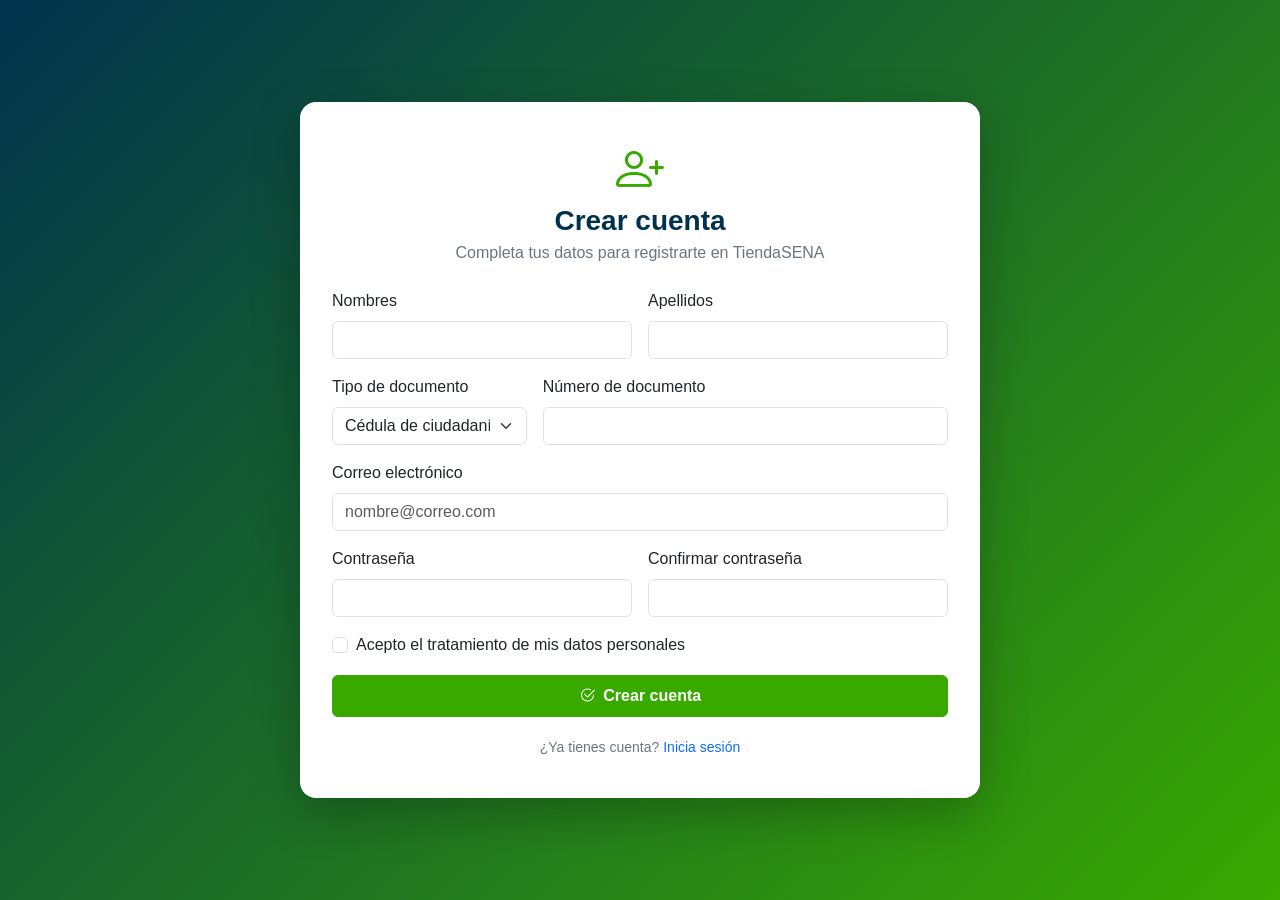
<file: registro.html>
<!DOCTYPE html> <!-- Documento HTML5. -->
<!-- Raíz en español. -->
<html lang="es">
<!-- Cabecera. -->
<head>
    <!-- Codificación UTF-8. -->
    <meta charset="UTF-8">
    <!-- Diseño adaptable. -->
    <meta name="viewport" content="width=device-width, initial-scale=1.0">
    <!-- Título de la pestaña. -->
    <title>Crear cuenta | TiendaSENA</title>
    <!-- CSS de Bootstrap. -->
    <link href="https://cdn.jsdelivr.net/npm/bootstrap@5.3.3/dist/css/bootstrap.min.css" rel="stylesheet">
    <!-- Íconos. -->
    <link href="https://cdn.jsdelivr.net/npm/bootstrap-icons@1.11.3/font/bootstrap-icons.min.css" rel="stylesheet">
    <!-- Nuestros estilos, después de Bootstrap. -->
    <link href="css/estilos.css" rel="stylesheet">
<!-- Cierra la cabecera. -->
</head>
<!-- Mismo fondo y centrado que el login: reutilizamos la clase. -->
<body class="login-fondo">

    <!-- La tarjeta con nuestra clase extra ancha (680px) porque tiene más campos. -->
    <main class="login-card ancha">
        <!-- Encabezado centrado. -->
        <header class="login-encabezado">
            <!-- Ícono de “agregar persona”. -->
            <i class="bi bi-person-plus display-5 text-sena"></i>
            <!-- Título. -->
            <h1 class="h3 fw-bold">Crear cuenta</h1>
            <!-- Instrucción. -->
            <p class="text-secondary mb-0">Completa tus datos para registrarte en TiendaSENA</p>
        <!-- Cierra el encabezado. -->
        </header>

        <!-- Al registrarse vuelve al login. El formulario es una fila de la rejilla (row); g-3 agrega espacio entre columnas y filas. -->
        <form action="index.html" method="get" class="row g-3">
            <!-- Columna: todo el ancho en celular, la mitad desde tablet (6 de 12). -->
            <div class="col-md-6">
                <!-- form-label da el estilo de Bootstrap a la etiqueta. Usamos el prefijo reg para que los id sean únicos. -->
                <label for="regNombres" class="form-label">Nombres</label>
                <!-- Campo obligatorio. -->
                <input type="text" class="form-control" id="regNombres" required>
            <!-- Cierra la columna. -->
            </div>
            <!-- La otra mitad: nombres y apellidos quedan lado a lado. -->
            <div class="col-md-6">
                <!-- Etiqueta. -->
                <label for="regApellidos" class="form-label">Apellidos</label>
                <!-- Campo obligatorio. -->
                <input type="text" class="form-control" id="regApellidos" required>
            <!-- Cierra la columna. -->
            </div>
            <!-- Un tercio (4 de 12). -->
            <div class="col-md-4">
                <!-- Etiqueta. -->
                <label for="regTipoDoc" class="form-label">Tipo de documento</label>
                <!-- Lista desplegable con estilo Bootstrap (form-select). -->
                <select class="form-select" id="regTipoDoc">
                    <!-- Cada <option> es una opción; value es lo que se enviaría. -->
                    <option value="CC">Cédula de ciudadanía</option>
                    <!-- Opción. -->
                    <option value="TI">Tarjeta de identidad</option>
                    <!-- Opción. -->
                    <option value="CE">Cédula de extranjería</option>
                <!-- Cierra la lista. -->
                </select>
            <!-- Cierra la columna. -->
            </div>
            <!-- Dos tercios (4 + 8 = 12: la fila se completa). -->
            <div class="col-md-8">
                <!-- Etiqueta. -->
                <label for="regDocumento" class="form-label">Número de documento</label>
                <!-- inputmode="numeric" muestra el teclado numérico en el celular. -->
                <input type="text" class="form-control" id="regDocumento" inputmode="numeric" required>
            <!-- Cierra la columna. -->
            </div>
            <!-- Todo el ancho en cualquier pantalla. -->
            <div class="col-12">
                <!-- Etiqueta. -->
                <label for="regCorreo" class="form-label">Correo electrónico</label>
                <!-- Correo con validación del navegador. -->
                <input type="email" class="form-control" id="regCorreo" placeholder="nombre@correo.com" required>
            <!-- Cierra la columna. -->
            </div>
            <!-- Mitad. -->
            <div class="col-md-6">
                <!-- Etiqueta. -->
                <label for="regClave" class="form-label">Contraseña</label>
                <!-- Mínimo 6 caracteres. -->
                <input type="password" class="form-control" id="regClave" minlength="6" required>
            <!-- Cierra la columna. -->
            </div>
            <!-- Mitad. -->
            <div class="col-md-6">
                <!-- Etiqueta. -->
                <label for="regConfirmar" class="form-label">Confirmar contraseña</label>
                <!-- Que coincidan se validará con JavaScript en el sistema real. -->
                <input type="password" class="form-control" id="regConfirmar" minlength="6" required>
            <!-- Cierra la columna. -->
            </div>
            <!-- Todo el ancho. -->
            <div class="col-12">
                <!-- Casilla de Bootstrap. -->
                <div class="form-check">
                    <!-- Casilla obligatoria: sin marcarla no se puede enviar. -->
                    <input class="form-check-input" type="checkbox" id="regTerminos" required>
                    <!-- Texto de la casilla. -->
                    <label class="form-check-label" for="regTerminos">Acepto el tratamiento de mis datos personales</label>
                <!-- Cierra la casilla. -->
                </div>
            <!-- Cierra la columna. -->
            </div>
            <!-- Todo el ancho. -->
            <div class="col-12">
                <!-- El mismo botón del login: así el diseño es consistente. -->
                <button type="submit" class="btn btn-sena w-100 py-2 fw-semibold">
                    <!-- Ícono y texto. -->
                    <i class="bi bi-check2-circle me-1"></i> Crear cuenta
                <!-- Cierra el botón. -->
                </button>
            <!-- Cierra la columna. -->
            </div>
        <!-- Cierra el formulario (y la fila). -->
        </form>

        <!-- Enlace de regreso al login: la navegación funciona en ambos sentidos. -->
        <p class="login-pie">¿Ya tienes cuenta? <a href="index.html" class="text-decoration-none">Inicia sesión</a></p>
    <!-- Cierra la tarjeta. -->
    </main>

<!-- Cierra el cuerpo. -->
</body>
<!-- Cierra el documento. -->
</html>
</file>
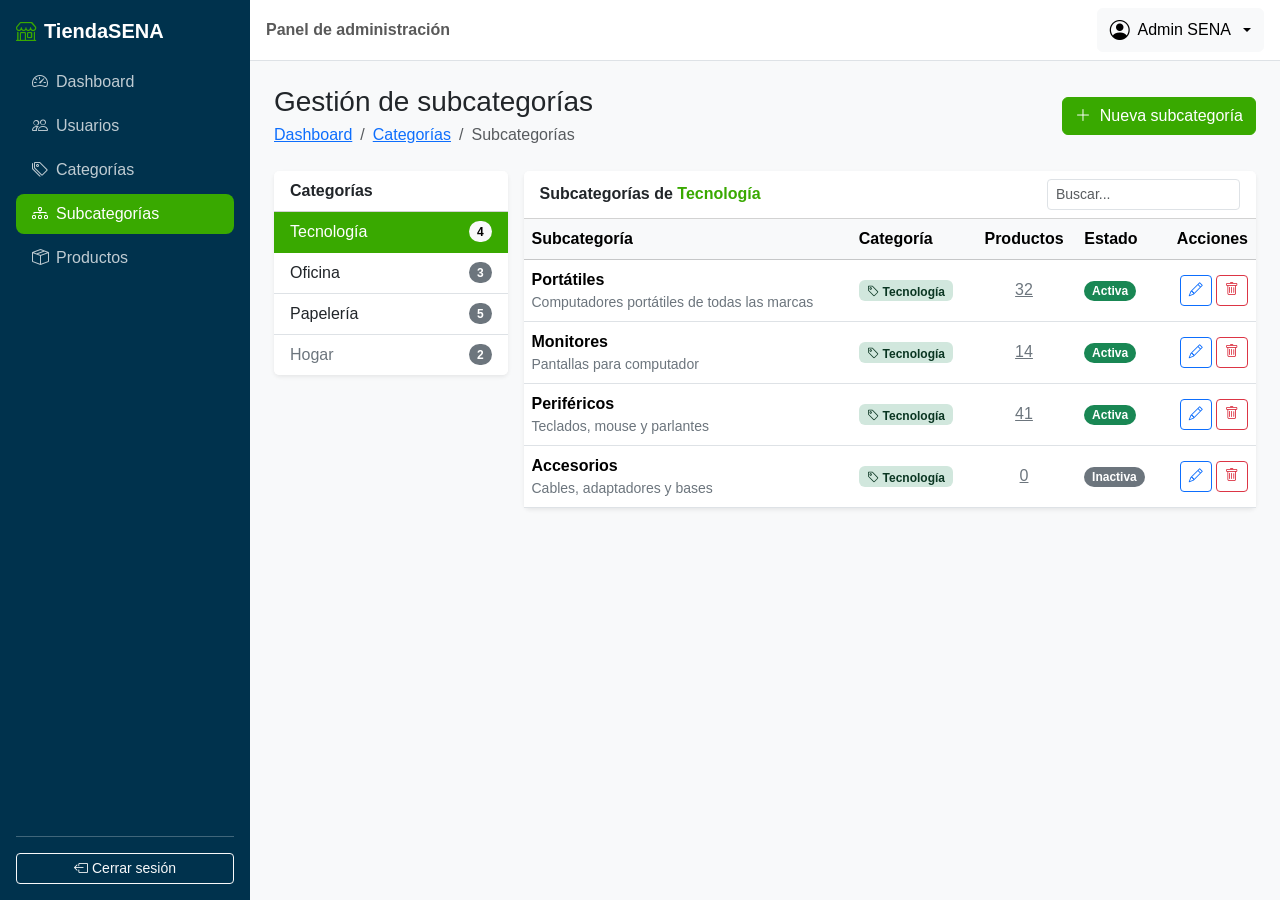
<file: subcategorias.html>
<!DOCTYPE html> <!-- Documento HTML5. -->
<!-- Raíz en español. -->
<html lang="es">
<!-- Abre la cabecera. -->
<head>
    <!-- Codificación UTF-8. -->
    <meta charset="UTF-8">
    <!-- Diseño adaptable. -->
    <meta name="viewport" content="width=device-width, initial-scale=1.0">
    <!-- Título de la pestaña. Cambia en cada módulo. -->
    <title>Subcategorías | TiendaSENA</title>
    <!-- CSS de Bootstrap. -->
    <link href="https://cdn.jsdelivr.net/npm/bootstrap@5.3.3/dist/css/bootstrap.min.css" rel="stylesheet">
    <!-- Íconos. -->
    <link href="https://cdn.jsdelivr.net/npm/bootstrap-icons@1.11.3/font/bootstrap-icons.min.css" rel="stylesheet">
    <!-- Nuestros estilos (después de Bootstrap). -->
    <link href="css/estilos.css" rel="stylesheet">
<!-- Cierra la cabecera. -->
</head>
<!-- Fondo gris muy claro para que las tarjetas blancas resalten. -->
<body class="bg-body-tertiary">

    <!-- ===================== MENÚ LATERAL ===================== -->
    <!-- offcanvas-lg: en pantallas menores a lg es un panel oculto que se desliza; desde lg se muestra normal. offcanvas-start lo hace salir por la izquierda. sidebar es nuestra clase. El id lo usa el botón que lo abre. -->
    <aside class="offcanvas-lg offcanvas-start sidebar" tabindex="-1" id="menuLateral" aria-labelledby="tituloMenu">
        <!-- Encabezado del panel; Bootstrap solo lo muestra en celular. -->
        <div class="offcanvas-header border-bottom border-secondary">
            <!-- Nombre del sistema en el panel móvil. -->
            <h5 class="offcanvas-title" id="tituloMenu"><i class="bi bi-shop me-2"></i>TiendaSENA</h5>
            <!-- Botón “X” blanco que cierra el panel. data-bs-target indica cuál panel cerrar. -->
            <button type="button" class="btn-close btn-close-white" data-bs-dismiss="offcanvas" data-bs-target="#menuLateral" aria-label="Cerrar menú"></button>
        <!-- Cierra el encabezado móvil. -->
        </div>
        <!-- Cuerpo del menú: Flexbox en columna para apilar logo, enlaces y botón de salida. -->
        <div class="offcanvas-body d-flex flex-column p-3">
            <!-- Logo que solo se ve en computador (d-none d-lg-flex): en celular ya está en el encabezado del panel. Al hacer clic vuelve al dashboard. -->
            <a href="dashboard.html" class="d-none d-lg-flex align-items-center mb-3 text-white text-decoration-none fs-5 fw-bold">
                <!-- Ícono verde y nombre. -->
                <i class="bi bi-shop me-2 text-sena"></i> TiendaSENA
            <!-- Cierra el logo. -->
            </a>
            <!-- Lista de navegación en columna (flex-column). nav-pills da forma de “píldora” al enlace activo. mb-auto empuja lo que sigue hasta el fondo. -->
            <ul class="nav nav-pills flex-column mb-auto">
                <!-- Enlace al dashboard. active lo resalta en verde y aria-current="page" avisa a los lectores de pantalla que es la página actual. **En cada módulo, el active pasa a su propio enlace.** -->
                <li class="nav-item"><a href="dashboard.html" class="nav-link"><i class="bi bi-speedometer2 me-2"></i>Dashboard</a></li>
                <!-- Enlace al módulo de usuarios (clase 5). -->
                <li class="nav-item"><a href="usuarios.html" class="nav-link"><i class="bi bi-people me-2"></i>Usuarios</a></li>
                <!-- Enlace a categorías (clase 6). -->
                <li class="nav-item"><a href="categorias.html" class="nav-link"><i class="bi bi-tags me-2"></i>Categorías</a></li>
                <!-- Enlace a subcategorías (clase 7). -->
                <li class="nav-item"><a href="subcategorias.html" class="nav-link active" aria-current="page"><i class="bi bi-diagram-3 me-2"></i>Subcategorías</a></li>
                <!-- Enlace a productos (clase 8). -->
                <li class="nav-item"><a href="productos.html" class="nav-link"><i class="bi bi-box-seam me-2"></i>Productos</a></li>
            <!-- Cierra la lista de navegación. -->
            </ul>
            <!-- Línea divisoria. -->
            <hr>
            <!-- Botón que vuelve al login (index.html): así “se cierra la sesión” en el prototipo. -->
            <a href="index.html" class="btn btn-outline-light btn-sm"><i class="bi bi-box-arrow-left me-1"></i>Cerrar sesión</a>
        <!-- Cierra el cuerpo del menú. -->
        </div>
    <!-- Cierra el menú lateral. -->
    </aside>

    <!-- ===================== ZONA DERECHA ===================== -->
    <!-- Nuestra clase contenido aplica el margin-left en computador. -->
    <div class="contenido">

        <!-- Barra superior -->
        <!-- Barra blanca con borde inferior. sticky-top la deja pegada arriba al hacer scroll. -->
        <nav class="navbar bg-white border-bottom px-3 sticky-top">
            <!-- Botón para abrir el menú en celular. d-lg-none lo oculta en computador (allá el menú siempre se ve). data-bs-toggle="offcanvas" + data-bs-target="#menuLateral" abren el panel. -->
            <button class="btn btn-outline-secondary d-lg-none" type="button" data-bs-toggle="offcanvas" data-bs-target="#menuLateral" aria-controls="menuLateral" aria-label="Abrir menú">
                <!-- Ícono de “hamburguesa”. -->
                <i class="bi bi-list"></i>
            <!-- Cierra el botón. -->
            </button>
            <!-- Texto de la barra; se oculta en celulares muy pequeños (d-none d-sm-inline). -->
            <span class="navbar-text fw-semibold d-none d-sm-inline">Panel de administración</span>
            <!-- Menú desplegable del usuario; ms-auto lo empuja a la derecha. -->
            <div class="dropdown ms-auto">
                <!-- Botón que abre el desplegable. dropdown-toggle dibuja la flechita; data-bs-toggle="dropdown" lo hace funcionar. -->
                <button class="btn btn-light dropdown-toggle d-flex align-items-center gap-2" type="button" data-bs-toggle="dropdown" aria-expanded="false">
                    <!-- Ícono de usuario. -->
                    <i class="bi bi-person-circle fs-5"></i>
                    <!-- Nombre del usuario, visible desde tablet. -->
                    <span class="d-none d-md-inline">Admin SENA</span>
                <!-- Cierra el botón. -->
                </button>
                <!-- Lista de opciones. dropdown-menu-end la alinea a la derecha para que no se salga de la pantalla. -->
                <ul class="dropdown-menu dropdown-menu-end shadow">
                    <!-- Encabezado no clicable dentro del menú. -->
                    <li><h6 class="dropdown-header">admin@sena.edu.co</h6></li>
                    <!-- Opción del menú (pantalla aún no construida). -->
                    <li><a class="dropdown-item" href="#"><i class="bi bi-person me-2"></i>Mi perfil</a></li>
                    <!-- Línea separadora. -->
                    <li><hr class="dropdown-divider"></li>
                    <!-- Otra forma de salir, en rojo (text-danger). -->
                    <li><a class="dropdown-item text-danger" href="index.html"><i class="bi bi-box-arrow-left me-2"></i>Cerrar sesión</a></li>
                <!-- Cierra la lista. -->
                </ul>
            <!-- Cierra el desplegable. -->
            </div>
        <!-- Cierra la barra superior. -->
        </nav>

        <!-- Contenido de la página -->
        <!-- Relleno 3 en celular y 4 desde tablet. -->
        <main class="p-3 p-md-4">
<!-- INICIO CONTENIDO -->
            <!-- Encabezado del módulo -->
            <!-- Flexbox con salto de línea. -->
            <div class="d-flex flex-wrap justify-content-between align-items-center gap-2 mb-4">
                <!-- Bloque del título. -->
                <div>
                    <!-- Título. -->
                    <h1 class="h3 mb-1">Gestión de subcategorías</h1>
                    <!-- Migas de pan. -->
                    <nav aria-label="breadcrumb">
                        <!-- Lista. -->
                        <ol class="breadcrumb mb-0 small">
                            <!-- Nivel 1. -->
                            <li class="breadcrumb-item"><a href="dashboard.html">Dashboard</a></li>
                            <!-- Nivel 2: las subcategorías “cuelgan” de las categorías, y así lo muestran las migas. -->
                            <li class="breadcrumb-item"><a href="categorias.html">Categorías</a></li>
                            <!-- Nivel actual. -->
                            <li class="breadcrumb-item active" aria-current="page">Subcategorías</li>
                        <!-- Cierra la lista. -->
                        </ol>
                    <!-- Cierra las migas. -->
                    </nav>
                <!-- Cierra el bloque. -->
                </div>
                <!-- Abre el formulario. -->
                <button type="button" class="btn btn-sena" data-bs-toggle="modal" data-bs-target="#modalSubcategoria">
                    <!-- Texto del botón. -->
                    <i class="bi bi-plus-lg me-1"></i> Nueva subcategoría
                <!-- Cierra el botón. -->
                </button>
            <!-- Cierra el encabezado. -->
            </div>

            <!-- Fila con dos columnas: maestro y detalle. -->
            <div class="row g-3">
                <!-- Maestro: lista de categorías -->
                <!-- 3 de 12 columnas en computador; en celular ocupa todo el ancho y queda arriba. -->
                <div class="col-lg-3">
                    <!-- Tarjeta. -->
                    <div class="card border-0 shadow-sm">
                        <!-- Encabezado de la tarjeta. -->
                        <div class="card-header bg-white fw-semibold">Categorías</div>
                        <!-- Lista de categorías sin bordes exteriores. -->
                        <div class="list-group list-group-flush">
                            <!-- Categoría seleccionada (active). Flexbox: nombre a la izquierda y contador a la derecha. -->
                            <a href="#" class="list-group-item list-group-item-action active d-flex justify-content-between align-items-center" aria-current="true">
                                <!-- Nombre y cantidad de subcategorías en un badge claro (contrasta con el fondo activo). -->
                                Tecnología <span class="badge text-bg-light rounded-pill">4</span>
                            <!-- Cierra el ítem. -->
                            </a>
                            <!-- Categoría no seleccionada. -->
                            <a href="#" class="list-group-item list-group-item-action d-flex justify-content-between align-items-center">
                                <!-- Nombre y contador gris. -->
                                Oficina <span class="badge text-bg-secondary rounded-pill">3</span>
                            <!-- Cierra el ítem. -->
                            </a>
                            <!-- Otra categoría. -->
                            <a href="#" class="list-group-item list-group-item-action d-flex justify-content-between align-items-center">
                                <!-- Nombre y contador. -->
                                Papelería <span class="badge text-bg-secondary rounded-pill">5</span>
                            <!-- Cierra el ítem. -->
                            </a>
                            <!-- Categoría inactiva en gris. -->
                            <a href="#" class="list-group-item list-group-item-action d-flex justify-content-between align-items-center text-secondary">
                                <!-- Nombre y contador. -->
                                Hogar <span class="badge text-bg-secondary rounded-pill">2</span>
                            <!-- Cierra el ítem. -->
                            </a>
                        <!-- Cierra la lista. -->
                        </div>
                    <!-- Cierra la tarjeta. -->
                    </div>
                <!-- Cierra la columna maestro. -->
                </div>

                <!-- Detalle: subcategorías de la categoría elegida -->
                <!-- 9 de 12 columnas (3 + 9 = 12). -->
                <div class="col-lg-9">
                    <!-- Tarjeta. -->
                    <div class="card border-0 shadow-sm">
                        <!-- Encabezado con título y buscador. -->
                        <div class="card-header bg-white d-flex flex-wrap justify-content-between align-items-center gap-2">
                            <!-- Indica de qué categoría son las filas mostradas. -->
                            <span class="fw-semibold">Subcategorías de <span class="text-sena">Tecnología</span></span>
                            <!-- Buscador pequeño (form-control-sm) con ancho automático (w-auto) en lugar del 100%. -->
                            <input type="search" class="form-control form-control-sm w-auto" placeholder="Buscar..." aria-label="Buscar subcategoría">
                        <!-- Cierra el encabezado. -->
                        </div>
                        <!-- Desplazamiento en celular. -->
                        <div class="table-responsive">
                            <!-- Tabla. -->
                            <table class="table table-hover align-middle mb-0">
                                <!-- Encabezado. -->
                                <thead class="table-light">
                                    <!-- Fila de títulos. -->
                                    <tr>
                                        <!-- Nombre y descripción. -->
                                        <th scope="col">Subcategoría</th>
                                        <!-- Categoría padre. -->
                                        <th scope="col">Categoría</th>
                                        <!-- Cantidad de productos, centrada. -->
                                        <th scope="col" class="text-center">Productos</th>
                                        <!-- Estado. -->
                                        <th scope="col">Estado</th>
                                        <!-- Acciones. -->
                                        <th scope="col" class="text-end">Acciones</th>
                                    <!-- Cierra la fila. -->
                                    </tr>
                                <!-- Cierra el encabezado. -->
                                </thead>
                                <!-- Cuerpo. -->
                                <tbody>
                                    <!-- Subcategoría 1. -->
                                    <tr>
                                        <!-- Celda compuesta. -->
                                        <td>
                                            <!-- Nombre. -->
                                            <div class="fw-semibold">Portátiles</div>
                                            <!-- Descripción. -->
                                            <div class="small text-secondary">Computadores portátiles de todas las marcas</div>
                                        <!-- Cierra la celda. -->
                                        </td>
                                        <!-- Categoría padre en un badge suave con ícono de etiqueta. -->
                                        <td><span class="badge bg-success-subtle text-success-emphasis"><i class="bi bi-tag me-1"></i>Tecnología</span></td>
                                        <!-- El número enlaza al módulo de productos. -->
                                        <td class="text-center"><a href="productos.html" class="link-secondary">32</a></td>
                                        <!-- Estado. -->
                                        <td><span class="badge rounded-pill text-bg-success">Activa</span></td>
                                        <!-- Acciones. -->
                                        <td class="text-end text-nowrap">
                                            <!-- Editar. -->
                                            <button type="button" class="btn btn-sm btn-outline-primary" data-bs-toggle="modal" data-bs-target="#modalSubcategoria" title="Editar"><i class="bi bi-pencil"></i></button>
                                            <!-- Eliminar. -->
                                            <button type="button" class="btn btn-sm btn-outline-danger" data-bs-toggle="modal" data-bs-target="#modalEliminar" title="Eliminar"><i class="bi bi-trash"></i></button>
                                        <!-- Cierra las acciones. -->
                                        </td>
                                    <!-- Cierra la fila. -->
                                    </tr>
                                    <!-- Subcategoría 2. -->
                                    <tr>
                                        <!-- Celda compuesta. -->
                                        <td>
                                            <!-- Nombre. -->
                                            <div class="fw-semibold">Monitores</div>
                                            <!-- Descripción. -->
                                            <div class="small text-secondary">Pantallas para computador</div>
                                        <!-- Cierra la celda. -->
                                        </td>
                                        <!-- Categoría padre. -->
                                        <td><span class="badge bg-success-subtle text-success-emphasis"><i class="bi bi-tag me-1"></i>Tecnología</span></td>
                                        <!-- Productos. -->
                                        <td class="text-center"><a href="productos.html" class="link-secondary">14</a></td>
                                        <!-- Estado. -->
                                        <td><span class="badge rounded-pill text-bg-success">Activa</span></td>
                                        <!-- Acciones. -->
                                        <td class="text-end text-nowrap">
                                            <!-- Editar. -->
                                            <button type="button" class="btn btn-sm btn-outline-primary" data-bs-toggle="modal" data-bs-target="#modalSubcategoria" title="Editar"><i class="bi bi-pencil"></i></button>
                                            <!-- Eliminar. -->
                                            <button type="button" class="btn btn-sm btn-outline-danger" data-bs-toggle="modal" data-bs-target="#modalEliminar" title="Eliminar"><i class="bi bi-trash"></i></button>
                                        <!-- Cierra las acciones. -->
                                        </td>
                                    <!-- Cierra la fila. -->
                                    </tr>
                                    <!-- Subcategoría 3. -->
                                    <tr>
                                        <!-- Celda compuesta. -->
                                        <td>
                                            <!-- Nombre. -->
                                            <div class="fw-semibold">Periféricos</div>
                                            <!-- Descripción. -->
                                            <div class="small text-secondary">Teclados, mouse y parlantes</div>
                                        <!-- Cierra la celda. -->
                                        </td>
                                        <!-- Categoría padre. -->
                                        <td><span class="badge bg-success-subtle text-success-emphasis"><i class="bi bi-tag me-1"></i>Tecnología</span></td>
                                        <!-- Productos. -->
                                        <td class="text-center"><a href="productos.html" class="link-secondary">41</a></td>
                                        <!-- Estado. -->
                                        <td><span class="badge rounded-pill text-bg-success">Activa</span></td>
                                        <!-- Acciones. -->
                                        <td class="text-end text-nowrap">
                                            <!-- Editar. -->
                                            <button type="button" class="btn btn-sm btn-outline-primary" data-bs-toggle="modal" data-bs-target="#modalSubcategoria" title="Editar"><i class="bi bi-pencil"></i></button>
                                            <!-- Eliminar. -->
                                            <button type="button" class="btn btn-sm btn-outline-danger" data-bs-toggle="modal" data-bs-target="#modalEliminar" title="Eliminar"><i class="bi bi-trash"></i></button>
                                        <!-- Cierra las acciones. -->
                                        </td>
                                    <!-- Cierra la fila. -->
                                    </tr>
                                    <!-- Subcategoría 4 (inactiva). -->
                                    <tr>
                                        <!-- Celda compuesta. -->
                                        <td>
                                            <!-- Nombre. -->
                                            <div class="fw-semibold">Accesorios</div>
                                            <!-- Descripción. -->
                                            <div class="small text-secondary">Cables, adaptadores y bases</div>
                                        <!-- Cierra la celda. -->
                                        </td>
                                        <!-- Categoría padre. -->
                                        <td><span class="badge bg-success-subtle text-success-emphasis"><i class="bi bi-tag me-1"></i>Tecnología</span></td>
                                        <!-- Productos. -->
                                        <td class="text-center"><a href="productos.html" class="link-secondary">0</a></td>
                                        <!-- Estado inactivo. -->
                                        <td><span class="badge rounded-pill text-bg-secondary">Inactiva</span></td>
                                        <!-- Acciones. -->
                                        <td class="text-end text-nowrap">
                                            <!-- Editar. -->
                                            <button type="button" class="btn btn-sm btn-outline-primary" data-bs-toggle="modal" data-bs-target="#modalSubcategoria" title="Editar"><i class="bi bi-pencil"></i></button>
                                            <!-- Eliminar. -->
                                            <button type="button" class="btn btn-sm btn-outline-danger" data-bs-toggle="modal" data-bs-target="#modalEliminar" title="Eliminar"><i class="bi bi-trash"></i></button>
                                        <!-- Cierra las acciones. -->
                                        </td>
                                    <!-- Cierra la fila. -->
                                    </tr>
                                <!-- Cierra el cuerpo. -->
                                </tbody>
                            <!-- Cierra la tabla. -->
                            </table>
                        <!-- Cierra la envoltura. -->
                        </div>
                    <!-- Cierra la tarjeta. -->
                    </div>
                <!-- Cierra la columna detalle. -->
                </div>
            <!-- Cierra la fila maestro-detalle. -->
            </div>

            <!-- Modal: crear / editar subcategoría -->
            <!-- Modal oculto. -->
            <div class="modal fade" id="modalSubcategoria" tabindex="-1" aria-labelledby="tituloModalSubcategoria" aria-hidden="true">
                <!-- Centrado. -->
                <div class="modal-dialog modal-dialog-centered">
                    <!-- Contenido. -->
                    <div class="modal-content">
                        <!-- Encabezado. -->
                        <div class="modal-header">
                            <!-- Título. -->
                            <h2 class="modal-title fs-5" id="tituloModalSubcategoria"><i class="bi bi-diagram-3 me-2"></i>Datos de la subcategoría</h2>
                            <!-- Cerrar. -->
                            <button type="button" class="btn-close" data-bs-dismiss="modal" aria-label="Cerrar"></button>
                        <!-- Cierra el encabezado. -->
                        </div>
                        <!-- Cuerpo. -->
                        <div class="modal-body">
                            <!-- Formulario. -->
                            <form>
                                <!-- Grupo. -->
                                <div class="mb-3">
                                    <!-- El asterisco rojo es la convención para “campo obligatorio”. -->
                                    <label for="subCategoria" class="form-label">Categoría <span class="text-danger">*</span></label>
                                    <!-- Lista de categorías padre, obligatoria. -->
                                    <select class="form-select" id="subCategoria" required>
                                        <!-- Opción guía (no se puede elegir). -->
                                        <option value="" disabled>Seleccione una categoría…</option>
                                        <!-- Preseleccionada: la categoría que se estaba viendo. El value sería el id de la categoría en la base de datos. -->
                                        <option value="1" selected>Tecnología</option>
                                        <!-- Opción. -->
                                        <option value="2">Oficina</option>
                                        <!-- Opción. -->
                                        <option value="3">Papelería</option>
                                        <!-- Opción. -->
                                        <option value="4">Hogar</option>
                                    <!-- Cierra la lista. -->
                                    </select>
                                <!-- Cierra el grupo. -->
                                </div>
                                <!-- Grupo. -->
                                <div class="mb-3">
                                    <!-- Etiqueta con asterisco. -->
                                    <label for="subNombre" class="form-label">Nombre <span class="text-danger">*</span></label>
                                    <!-- Campo obligatorio. -->
                                    <input type="text" class="form-control" id="subNombre" placeholder="Ej: Portátiles" required>
                                <!-- Cierra el grupo. -->
                                </div>
                                <!-- Grupo. -->
                                <div class="mb-3">
                                    <!-- Etiqueta. -->
                                    <label for="subDescripcion" class="form-label">Descripción</label>
                                    <!-- Área de texto de 2 líneas. -->
                                    <textarea class="form-control" id="subDescripcion" rows="2"></textarea>
                                <!-- Cierra el grupo. -->
                                </div>
                                <!-- Interruptor. -->
                                <div class="form-check form-switch">
                                    <!-- Encendido. -->
                                    <input class="form-check-input" type="checkbox" role="switch" id="subActiva" checked>
                                    <!-- Etiqueta. -->
                                    <label class="form-check-label" for="subActiva">Subcategoría activa</label>
                                <!-- Cierra el interruptor. -->
                                </div>
                            <!-- Cierra el formulario. -->
                            </form>
                        <!-- Cierra el cuerpo. -->
                        </div>
                        <!-- Pie. -->
                        <div class="modal-footer">
                            <!-- Cancelar. -->
                            <button type="button" class="btn btn-secondary" data-bs-dismiss="modal">Cancelar</button>
                            <!-- Guardar. -->
                            <button type="button" class="btn btn-sena" data-bs-dismiss="modal"><i class="bi bi-save me-1"></i>Guardar</button>
                        <!-- Cierra el pie. -->
                        </div>
                    <!-- Cierra el contenido. -->
                    </div>
                <!-- Cierra el diálogo. -->
                </div>
            <!-- Cierra el modal. -->
            </div>

            <!-- Modal: confirmar eliminación -->
            <!-- Modal. -->
            <div class="modal fade" id="modalEliminar" tabindex="-1" aria-labelledby="tituloModalEliminar" aria-hidden="true">
                <!-- Pequeño y centrado. -->
                <div class="modal-dialog modal-dialog-centered modal-sm">
                    <!-- Contenido. -->
                    <div class="modal-content">
                        <!-- Cuerpo. -->
                        <div class="modal-body text-center p-4">
                            <!-- Ícono. -->
                            <i class="bi bi-exclamation-triangle text-danger display-5"></i>
                            <!-- Pregunta. -->
                            <h2 class="h5 mt-3" id="tituloModalEliminar">¿Eliminar esta subcategoría?</h2>
                            <!-- Consecuencia. -->
                            <p class="text-secondary small mb-0">Sus productos quedarán sin subcategoría.</p>
                        <!-- Cierra el cuerpo. -->
                        </div>
                        <!-- Pie. -->
                        <div class="modal-footer justify-content-center border-0 pt-0">
                            <!-- Cancelar. -->
                            <button type="button" class="btn btn-light" data-bs-dismiss="modal">Cancelar</button>
                            <!-- Confirmar. -->
                            <button type="button" class="btn btn-danger" data-bs-dismiss="modal">Sí, eliminar</button>
                        <!-- Cierra el pie. -->
                        </div>
                    <!-- Cierra el contenido. -->
                    </div>
                <!-- Cierra el diálogo. -->
                </div>
            <!-- Cierra el modal. -->
            </div>
<!-- FIN CONTENIDO -->
        <!-- Cierra el contenido. -->
        </main>
    <!-- Cierra la zona derecha. -->
    </div>

    <!-- JavaScript de Bootstrap: necesario para el menú deslizable, el desplegable del usuario y los modales. -->
    <script src="https://cdn.jsdelivr.net/npm/bootstrap@5.3.3/dist/js/bootstrap.bundle.min.js"></script>
<!-- Cierra el cuerpo. -->
</body>
<!-- Cierra el documento. -->
</html>
</file>
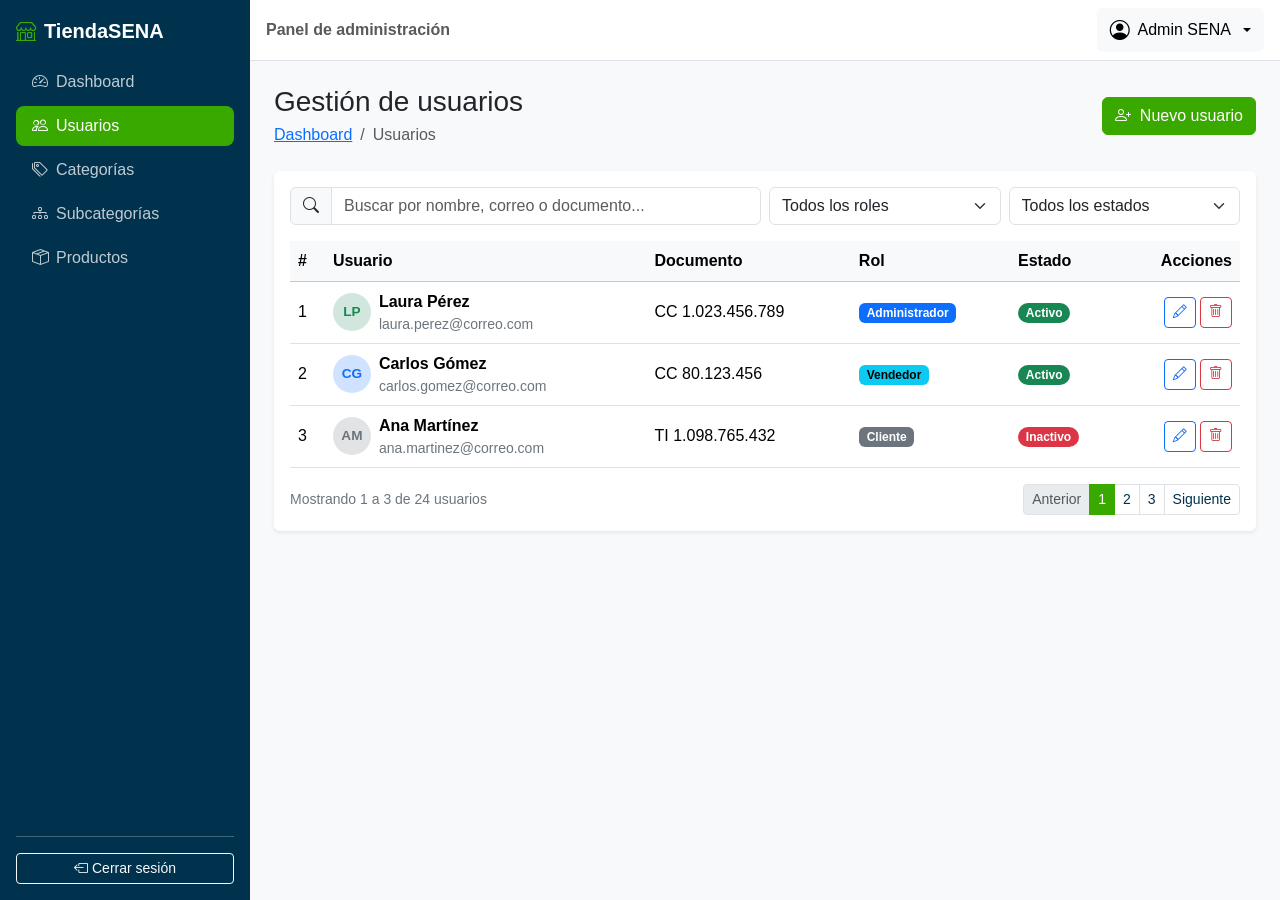
<file: usuarios.html>
<!DOCTYPE html> <!-- Documento HTML5. -->
<!-- Raíz en español. -->
<html lang="es">
<!-- Abre la cabecera. -->
<head>
    <!-- Codificación UTF-8. -->
    <meta charset="UTF-8">
    <!-- Diseño adaptable. -->
    <meta name="viewport" content="width=device-width, initial-scale=1.0">
    <!-- Título de la pestaña. Cambia en cada módulo. -->
    <title>Usuarios | TiendaSENA</title>
    <!-- CSS de Bootstrap. -->
    <link href="https://cdn.jsdelivr.net/npm/bootstrap@5.3.3/dist/css/bootstrap.min.css" rel="stylesheet">
    <!-- Íconos. -->
    <link href="https://cdn.jsdelivr.net/npm/bootstrap-icons@1.11.3/font/bootstrap-icons.min.css" rel="stylesheet">
    <!-- Nuestros estilos (después de Bootstrap). -->
    <link href="css/estilos.css" rel="stylesheet">
<!-- Cierra la cabecera. -->
</head>
<!-- Fondo gris muy claro para que las tarjetas blancas resalten. -->
<body class="bg-body-tertiary">

    <!-- ===================== MENÚ LATERAL ===================== -->
    <!-- offcanvas-lg: en pantallas menores a lg es un panel oculto que se desliza; desde lg se muestra normal. offcanvas-start lo hace salir por la izquierda. sidebar es nuestra clase. El id lo usa el botón que lo abre. -->
    <aside class="offcanvas-lg offcanvas-start sidebar" tabindex="-1" id="menuLateral" aria-labelledby="tituloMenu">
        <!-- Encabezado del panel; Bootstrap solo lo muestra en celular. -->
        <div class="offcanvas-header border-bottom border-secondary">
            <!-- Nombre del sistema en el panel móvil. -->
            <h5 class="offcanvas-title" id="tituloMenu"><i class="bi bi-shop me-2"></i>TiendaSENA</h5>
            <!-- Botón “X” blanco que cierra el panel. data-bs-target indica cuál panel cerrar. -->
            <button type="button" class="btn-close btn-close-white" data-bs-dismiss="offcanvas" data-bs-target="#menuLateral" aria-label="Cerrar menú"></button>
        <!-- Cierra el encabezado móvil. -->
        </div>
        <!-- Cuerpo del menú: Flexbox en columna para apilar logo, enlaces y botón de salida. -->
        <div class="offcanvas-body d-flex flex-column p-3">
            <!-- Logo que solo se ve en computador (d-none d-lg-flex): en celular ya está en el encabezado del panel. Al hacer clic vuelve al dashboard. -->
            <a href="dashboard.html" class="d-none d-lg-flex align-items-center mb-3 text-white text-decoration-none fs-5 fw-bold">
                <!-- Ícono verde y nombre. -->
                <i class="bi bi-shop me-2 text-sena"></i> TiendaSENA
            <!-- Cierra el logo. -->
            </a>
            <!-- Lista de navegación en columna (flex-column). nav-pills da forma de “píldora” al enlace activo. mb-auto empuja lo que sigue hasta el fondo. -->
            <ul class="nav nav-pills flex-column mb-auto">
                <!-- Enlace al dashboard. active lo resalta en verde y aria-current="page" avisa a los lectores de pantalla que es la página actual. **En cada módulo, el active pasa a su propio enlace.** -->
                <li class="nav-item"><a href="dashboard.html" class="nav-link"><i class="bi bi-speedometer2 me-2"></i>Dashboard</a></li>
                <!-- Enlace al módulo de usuarios (clase 5). -->
                <li class="nav-item"><a href="usuarios.html" class="nav-link active" aria-current="page"><i class="bi bi-people me-2"></i>Usuarios</a></li>
                <!-- Enlace a categorías (clase 6). -->
                <li class="nav-item"><a href="categorias.html" class="nav-link"><i class="bi bi-tags me-2"></i>Categorías</a></li>
                <!-- Enlace a subcategorías (clase 7). -->
                <li class="nav-item"><a href="subcategorias.html" class="nav-link"><i class="bi bi-diagram-3 me-2"></i>Subcategorías</a></li>
                <!-- Enlace a productos (clase 8). -->
                <li class="nav-item"><a href="productos.html" class="nav-link"><i class="bi bi-box-seam me-2"></i>Productos</a></li>
            <!-- Cierra la lista de navegación. -->
            </ul>
            <!-- Línea divisoria. -->
            <hr>
            <!-- Botón que vuelve al login (index.html): así “se cierra la sesión” en el prototipo. -->
            <a href="index.html" class="btn btn-outline-light btn-sm"><i class="bi bi-box-arrow-left me-1"></i>Cerrar sesión</a>
        <!-- Cierra el cuerpo del menú. -->
        </div>
    <!-- Cierra el menú lateral. -->
    </aside>

    <!-- ===================== ZONA DERECHA ===================== -->
    <!-- Nuestra clase contenido aplica el margin-left en computador. -->
    <div class="contenido">

        <!-- Barra superior -->
        <!-- Barra blanca con borde inferior. sticky-top la deja pegada arriba al hacer scroll. -->
        <nav class="navbar bg-white border-bottom px-3 sticky-top">
            <!-- Botón para abrir el menú en celular. d-lg-none lo oculta en computador (allá el menú siempre se ve). data-bs-toggle="offcanvas" + data-bs-target="#menuLateral" abren el panel. -->
            <button class="btn btn-outline-secondary d-lg-none" type="button" data-bs-toggle="offcanvas" data-bs-target="#menuLateral" aria-controls="menuLateral" aria-label="Abrir menú">
                <!-- Ícono de “hamburguesa”. -->
                <i class="bi bi-list"></i>
            <!-- Cierra el botón. -->
            </button>
            <!-- Texto de la barra; se oculta en celulares muy pequeños (d-none d-sm-inline). -->
            <span class="navbar-text fw-semibold d-none d-sm-inline">Panel de administración</span>
            <!-- Menú desplegable del usuario; ms-auto lo empuja a la derecha. -->
            <div class="dropdown ms-auto">
                <!-- Botón que abre el desplegable. dropdown-toggle dibuja la flechita; data-bs-toggle="dropdown" lo hace funcionar. -->
                <button class="btn btn-light dropdown-toggle d-flex align-items-center gap-2" type="button" data-bs-toggle="dropdown" aria-expanded="false">
                    <!-- Ícono de usuario. -->
                    <i class="bi bi-person-circle fs-5"></i>
                    <!-- Nombre del usuario, visible desde tablet. -->
                    <span class="d-none d-md-inline">Admin SENA</span>
                <!-- Cierra el botón. -->
                </button>
                <!-- Lista de opciones. dropdown-menu-end la alinea a la derecha para que no se salga de la pantalla. -->
                <ul class="dropdown-menu dropdown-menu-end shadow">
                    <!-- Encabezado no clicable dentro del menú. -->
                    <li><h6 class="dropdown-header">admin@sena.edu.co</h6></li>
                    <!-- Opción del menú (pantalla aún no construida). -->
                    <li><a class="dropdown-item" href="#"><i class="bi bi-person me-2"></i>Mi perfil</a></li>
                    <!-- Línea separadora. -->
                    <li><hr class="dropdown-divider"></li>
                    <!-- Otra forma de salir, en rojo (text-danger). -->
                    <li><a class="dropdown-item text-danger" href="index.html"><i class="bi bi-box-arrow-left me-2"></i>Cerrar sesión</a></li>
                <!-- Cierra la lista. -->
                </ul>
            <!-- Cierra el desplegable. -->
            </div>
        <!-- Cierra la barra superior. -->
        </nav>

        <!-- Contenido de la página -->
        <!-- Relleno 3 en celular y 4 desde tablet. -->
        <main class="p-3 p-md-4">
<!-- INICIO CONTENIDO -->
            <!-- Encabezado del módulo -->
            <!-- Flexbox: título a la izquierda y botón a la derecha. flex-wrap permite que en celular el botón baje a otra línea. -->
            <div class="d-flex flex-wrap justify-content-between align-items-center gap-2 mb-4">
                <!-- Bloque del título. -->
                <div>
                    <!-- Título de la página. -->
                    <h1 class="h3 mb-1">Gestión de usuarios</h1>
                    <!-- Breadcrumb (migas de pan): muestra dónde está el usuario dentro del sistema. -->
                    <nav aria-label="breadcrumb">
                        <!-- Lista ordenada con estilo de migas. -->
                        <ol class="breadcrumb mb-0 small">
                            <!-- Primer nivel, con enlace para volver. -->
                            <li class="breadcrumb-item"><a href="dashboard.html">Dashboard</a></li>
                            <!-- Nivel actual, sin enlace. Bootstrap agrega el separador / automáticamente. -->
                            <li class="breadcrumb-item active" aria-current="page">Usuarios</li>
                        <!-- Cierra la lista. -->
                        </ol>
                    <!-- Cierra el breadcrumb. -->
                    </nav>
                <!-- Cierra el bloque del título. -->
                </div>
                <!-- Botón principal (Crear). data-bs-toggle="modal" y data-bs-target="#modalUsuario" abren el modal del formulario. -->
                <button type="button" class="btn btn-sena" data-bs-toggle="modal" data-bs-target="#modalUsuario">
                    <!-- Ícono y texto del botón. -->
                    <i class="bi bi-person-plus me-1"></i> Nuevo usuario
                <!-- Cierra el botón. -->
                </button>
            <!-- Cierra el encabezado. -->
            </div>

            <!-- Una tarjeta envuelve filtros, tabla y paginación. -->
            <div class="card border-0 shadow-sm">
                <!-- Cuerpo de la tarjeta. -->
                <div class="card-body">

                    <!-- Filtros -->
                    <!-- El formulario es una fila de la rejilla (row) con espacio pequeño (g-2). role="search" indica que es un buscador. -->
                    <form class="row g-2 mb-3" role="search">
                        <!-- La búsqueda ocupa la mitad desde tablet; todo el ancho en celular. -->
                        <div class="col-md-6">
                            <!-- input-group pega un ícono o botón al campo de texto. -->
                            <div class="input-group">
                                <!-- Cajita gris con la lupa, pegada a la izquierda del campo. -->
                                <span class="input-group-text"><i class="bi bi-search"></i></span>
                                <!-- Campo de búsqueda. aria-label reemplaza al label visible para lectores de pantalla. -->
                                <input type="search" class="form-control" placeholder="Buscar por nombre, correo o documento..." aria-label="Buscar usuario">
                            <!-- Cierra el grupo. -->
                            </div>
                        <!-- Cierra la columna. -->
                        </div>
                        <!-- Medio ancho en celular, un cuarto desde tablet. -->
                        <div class="col-6 col-md-3">
                            <!-- form-select da estilo de Bootstrap a la lista desplegable. -->
                            <select class="form-select" aria-label="Filtrar por rol">
                                <!-- selected marca la opción elegida por defecto. -->
                                <option selected>Todos los roles</option>
                                <!-- Opción de rol. -->
                                <option>Administrador</option>
                                <!-- Opción de rol. -->
                                <option>Vendedor</option>
                                <!-- Opción de rol. -->
                                <option>Cliente</option>
                            <!-- Cierra la lista. -->
                            </select>
                        <!-- Cierra la columna. -->
                        </div>
                        <!-- Columna del segundo filtro. -->
                        <div class="col-6 col-md-3">
                            <!-- Filtro por estado. -->
                            <select class="form-select" aria-label="Filtrar por estado">
                                <!-- Opción por defecto. -->
                                <option selected>Todos los estados</option>
                                <!-- Opción. -->
                                <option>Activo</option>
                                <!-- Opción. -->
                                <option>Inactivo</option>
                            <!-- Cierra la lista. -->
                            </select>
                        <!-- Cierra la columna. -->
                        </div>
                    <!-- Cierra los filtros. -->
                    </form>

                    <!-- Tabla de usuarios -->
                    <!-- Desplazamiento horizontal en celular. -->
                    <div class="table-responsive">
                        <!-- Tabla con resaltado y centrado vertical. -->
                        <table class="table table-hover align-middle">
                            <!-- Encabezado gris claro. -->
                            <thead class="table-light">
                                <!-- Fila de títulos. -->
                                <tr>
                                    <!-- scope="col" indica que el título pertenece a la columna (accesibilidad). -->
                                    <th scope="col">#</th>
                                    <!-- Nombre y correo. -->
                                    <th scope="col">Usuario</th>
                                    <!-- Tipo y número de documento. -->
                                    <th scope="col">Documento</th>
                                    <!-- Rol en el sistema. -->
                                    <th scope="col">Rol</th>
                                    <!-- Activo o inactivo. -->
                                    <th scope="col">Estado</th>
                                    <!-- Botones de editar y eliminar, alineados a la derecha. -->
                                    <th scope="col" class="text-end">Acciones</th>
                                <!-- Cierra la fila. -->
                                </tr>
                            <!-- Cierra el encabezado. -->
                            </thead>
                            <!-- Cuerpo con los datos de ejemplo. -->
                            <tbody>
                                <!-- Usuario 1. -->
                                <tr>
                                    <!-- Número de fila. -->
                                    <td>1</td>
                                    <!-- Celda compuesta: avatar + nombre + correo. -->
                                    <td>
                                        <!-- Flexbox para poner el avatar al lado del texto. -->
                                        <div class="d-flex align-items-center gap-2">
                                            <!-- Nuestro círculo avatar con las iniciales. -->
                                            <span class="avatar bg-success-subtle text-success">LP</span>
                                            <!-- Bloque de texto. -->
                                            <div>
                                                <!-- Nombre en seminegrita. -->
                                                <div class="fw-semibold">Laura Pérez</div>
                                                <!-- Correo pequeño y gris. -->
                                                <div class="small text-secondary">laura.perez@correo.com</div>
                                            <!-- Cierra el bloque. -->
                                            </div>
                                        <!-- Cierra el Flexbox. -->
                                        </div>
                                    <!-- Cierra la celda. -->
                                    </td>
                                    <!-- Documento. -->
                                    <td>CC 1.023.456.789</td>
                                    <!-- Rol en un badge azul. -->
                                    <td><span class="badge text-bg-primary">Administrador</span></td>
                                    <!-- Estado: badge verde con forma de píldora (rounded-pill). -->
                                    <td><span class="badge rounded-pill text-bg-success">Activo</span></td>
                                    <!-- Celda de acciones; text-nowrap evita que los botones se partan en dos líneas. -->
                                    <td class="text-end text-nowrap">
                                        <!-- Botón Editar (la “U”): abre el mismo modal del formulario. title muestra un texto al dejar el mouse encima. -->
                                        <button type="button" class="btn btn-sm btn-outline-primary" data-bs-toggle="modal" data-bs-target="#modalUsuario" title="Editar">
                                            <!-- Ícono de lápiz. -->
                                            <i class="bi bi-pencil"></i>
                                        <!-- Cierra el botón. -->
                                        </button>
                                        <!-- Botón Eliminar (la “D”): abre el modal de confirmación. -->
                                        <button type="button" class="btn btn-sm btn-outline-danger" data-bs-toggle="modal" data-bs-target="#modalEliminar" title="Eliminar">
                                            <!-- Ícono de papelera. -->
                                            <i class="bi bi-trash"></i>
                                        <!-- Cierra el botón. -->
                                        </button>
                                    <!-- Cierra la celda de acciones. -->
                                    </td>
                                <!-- Cierra el usuario 1. -->
                                </tr>
                                <!-- Usuario 2 (misma estructura). -->
                                <tr>
                                    <!-- Número. -->
                                    <td>2</td>
                                    <!-- Celda compuesta. -->
                                    <td>
                                        <!-- Flexbox. -->
                                        <div class="d-flex align-items-center gap-2">
                                            <!-- Avatar azul. -->
                                            <span class="avatar bg-primary-subtle text-primary">CG</span>
                                            <!-- Texto. -->
                                            <div>
                                                <!-- Nombre. -->
                                                <div class="fw-semibold">Carlos Gómez</div>
                                                <!-- Correo. -->
                                                <div class="small text-secondary">carlos.gomez@correo.com</div>
                                            <!-- Cierra el texto. -->
                                            </div>
                                        <!-- Cierra el Flexbox. -->
                                        </div>
                                    <!-- Cierra la celda. -->
                                    </td>
                                    <!-- Documento. -->
                                    <td>CC 80.123.456</td>
                                    <!-- Rol en badge celeste. -->
                                    <td><span class="badge text-bg-info">Vendedor</span></td>
                                    <!-- Estado activo. -->
                                    <td><span class="badge rounded-pill text-bg-success">Activo</span></td>
                                    <!-- Acciones. -->
                                    <td class="text-end text-nowrap">
                                        <!-- Editar (escrito en una sola línea: es lo mismo). -->
                                        <button type="button" class="btn btn-sm btn-outline-primary" data-bs-toggle="modal" data-bs-target="#modalUsuario" title="Editar"><i class="bi bi-pencil"></i></button>
                                        <!-- Eliminar. -->
                                        <button type="button" class="btn btn-sm btn-outline-danger" data-bs-toggle="modal" data-bs-target="#modalEliminar" title="Eliminar"><i class="bi bi-trash"></i></button>
                                    <!-- Cierra las acciones. -->
                                    </td>
                                <!-- Cierra el usuario 2. -->
                                </tr>
                                <!-- Usuario 3. -->
                                <tr>
                                    <!-- Número. -->
                                    <td>3</td>
                                    <!-- Celda compuesta. -->
                                    <td>
                                        <!-- Flexbox. -->
                                        <div class="d-flex align-items-center gap-2">
                                            <!-- Avatar gris (usuario inactivo). -->
                                            <span class="avatar bg-secondary-subtle text-secondary">AM</span>
                                            <!-- Texto. -->
                                            <div>
                                                <!-- Nombre. -->
                                                <div class="fw-semibold">Ana Martínez</div>
                                                <!-- Correo. -->
                                                <div class="small text-secondary">ana.martinez@correo.com</div>
                                            <!-- Cierra el texto. -->
                                            </div>
                                        <!-- Cierra el Flexbox. -->
                                        </div>
                                    <!-- Cierra la celda. -->
                                    </td>
                                    <!-- Documento (tarjeta de identidad). -->
                                    <td>TI 1.098.765.432</td>
                                    <!-- Rol en badge gris. -->
                                    <td><span class="badge text-bg-secondary">Cliente</span></td>
                                    <!-- Estado inactivo en rojo. -->
                                    <td><span class="badge rounded-pill text-bg-danger">Inactivo</span></td>
                                    <!-- Acciones. -->
                                    <td class="text-end text-nowrap">
                                        <!-- Editar. -->
                                        <button type="button" class="btn btn-sm btn-outline-primary" data-bs-toggle="modal" data-bs-target="#modalUsuario" title="Editar"><i class="bi bi-pencil"></i></button>
                                        <!-- Eliminar. -->
                                        <button type="button" class="btn btn-sm btn-outline-danger" data-bs-toggle="modal" data-bs-target="#modalEliminar" title="Eliminar"><i class="bi bi-trash"></i></button>
                                    <!-- Cierra las acciones. -->
                                    </td>
                                <!-- Cierra el usuario 3. -->
                                </tr>
                            <!-- Cierra el cuerpo. -->
                            </tbody>
                        <!-- Cierra la tabla. -->
                        </table>
                    <!-- Cierra la envoltura responsive. -->
                    </div>

                    <!-- Paginación -->
                    <!-- Texto informativo a la izquierda y paginación a la derecha. -->
                    <div class="d-flex flex-wrap justify-content-between align-items-center gap-2">
                        <!-- Resumen de resultados. -->
                        <small class="text-secondary">Mostrando 1 a 3 de 24 usuarios</small>
                        <!-- La paginación es una navegación. -->
                        <nav aria-label="Paginación de usuarios">
                            <!-- Componente pagination, tamaño pequeño. -->
                            <ul class="pagination pagination-sm mb-0">
                                <!-- disabled: no hay página anterior a la 1. -->
                                <li class="page-item disabled"><a class="page-link" href="#">Anterior</a></li>
                                <!-- Página actual (verde por nuestra personalización). -->
                                <li class="page-item active" aria-current="page"><a class="page-link" href="#">1</a></li>
                                <!-- Página 2. -->
                                <li class="page-item"><a class="page-link" href="#">2</a></li>
                                <!-- Página 3. -->
                                <li class="page-item"><a class="page-link" href="#">3</a></li>
                                <!-- Botón siguiente. -->
                                <li class="page-item"><a class="page-link" href="#">Siguiente</a></li>
                            <!-- Cierra la lista. -->
                            </ul>
                        <!-- Cierra la navegación. -->
                        </nav>
                    <!-- Cierra el bloque de paginación. -->
                    </div>
                <!-- Cierra el cuerpo de la tarjeta. -->
                </div>
            <!-- Cierra la tarjeta. -->
            </div>

            <!-- Modal: crear / editar usuario -->
            <!-- Modal oculto; su id es el destino de los botones “Nuevo usuario” y “Editar”. -->
            <div class="modal fade" id="modalUsuario" tabindex="-1" aria-labelledby="tituloModalUsuario" aria-hidden="true">
                <!-- modal-lg: modal ancho. modal-dialog-scrollable: si el formulario es largo, solo se desplaza el cuerpo. -->
                <div class="modal-dialog modal-lg modal-dialog-scrollable">
                    <!-- Contenido del modal. -->
                    <div class="modal-content">
                        <!-- Encabezado. -->
                        <div class="modal-header">
                            <!-- Título del modal; fs-5 ajusta el tamaño de letra. -->
                            <h2 class="modal-title fs-5" id="tituloModalUsuario"><i class="bi bi-person-vcard me-2"></i>Datos del usuario</h2>
                            <!-- Botón “X” para cerrar. -->
                            <button type="button" class="btn-close" data-bs-dismiss="modal" aria-label="Cerrar"></button>
                        <!-- Cierra el encabezado. -->
                        </div>
                        <!-- Cuerpo con el formulario. -->
                        <div class="modal-body">
                            <!-- El formulario es una fila de la rejilla: así ponemos dos campos por línea. -->
                            <form class="row g-3">
                                <!-- Mitad del ancho desde tablet. -->
                                <div class="col-md-6">
                                    <!-- Etiqueta. Usamos el prefijo usu en los id para no repetirlos con otros formularios. -->
                                    <label for="usuNombres" class="form-label">Nombres</label>
                                    <!-- Campo obligatorio. -->
                                    <input type="text" class="form-control" id="usuNombres" placeholder="Ej: Laura" required>
                                <!-- Cierra la columna. -->
                                </div>
                                <!-- Otra mitad. -->
                                <div class="col-md-6">
                                    <!-- Etiqueta. -->
                                    <label for="usuApellidos" class="form-label">Apellidos</label>
                                    <!-- Campo obligatorio. -->
                                    <input type="text" class="form-control" id="usuApellidos" placeholder="Ej: Pérez Rojas" required>
                                <!-- Cierra la columna. -->
                                </div>
                                <!-- Un tercio del ancho. -->
                                <div class="col-md-4">
                                    <!-- Etiqueta. -->
                                    <label for="usuTipoDoc" class="form-label">Tipo de documento</label>
                                    <!-- Lista de tipos de documento. -->
                                    <select class="form-select" id="usuTipoDoc">
                                        <!-- Opción CC. -->
                                        <option value="CC">Cédula de ciudadanía</option>
                                        <!-- Opción TI. -->
                                        <option value="TI">Tarjeta de identidad</option>
                                        <!-- Opción CE. -->
                                        <option value="CE">Cédula de extranjería</option>
                                        <!-- Opción pasaporte. -->
                                        <option value="PP">Pasaporte</option>
                                    <!-- Cierra la lista. -->
                                    </select>
                                <!-- Cierra la columna. -->
                                </div>
                                <!-- Dos tercios del ancho (4 + 8 = 12). -->
                                <div class="col-md-8">
                                    <!-- Etiqueta. -->
                                    <label for="usuDocumento" class="form-label">Número de documento</label>
                                    <!-- inputmode="numeric" muestra el teclado numérico en el celular. -->
                                    <input type="text" class="form-control" id="usuDocumento" inputmode="numeric" placeholder="Sin puntos ni espacios">
                                <!-- Cierra la columna. -->
                                </div>
                                <!-- Mitad. -->
                                <div class="col-md-6">
                                    <!-- Etiqueta. -->
                                    <label for="usuCorreo" class="form-label">Correo electrónico</label>
                                    <!-- Campo de correo con validación del navegador. -->
                                    <input type="email" class="form-control" id="usuCorreo" placeholder="nombre@correo.com" required>
                                <!-- Cierra la columna. -->
                                </div>
                                <!-- Mitad. -->
                                <div class="col-md-6">
                                    <!-- Etiqueta. -->
                                    <label for="usuTelefono" class="form-label">Teléfono</label>
                                    <!-- type="tel" muestra el teclado telefónico. -->
                                    <input type="tel" class="form-control" id="usuTelefono" placeholder="300 123 4567">
                                <!-- Cierra la columna. -->
                                </div>
                                <!-- Mitad. -->
                                <div class="col-md-6">
                                    <!-- Etiqueta. -->
                                    <label for="usuRol" class="form-label">Rol</label>
                                    <!-- Lista de roles, obligatoria. -->
                                    <select class="form-select" id="usuRol" required>
                                        <!-- Opción guía: disabled impide elegirla de nuevo y value="" hace que required la considere vacía. -->
                                        <option value="" selected disabled>Seleccione…</option>
                                        <!-- Rol. -->
                                        <option>Administrador</option>
                                        <!-- Rol. -->
                                        <option>Vendedor</option>
                                        <!-- Rol. -->
                                        <option>Cliente</option>
                                    <!-- Cierra la lista. -->
                                    </select>
                                <!-- Cierra la columna. -->
                                </div>
                                <!-- Mitad. -->
                                <div class="col-md-6">
                                    <!-- Etiqueta. -->
                                    <label for="usuClave" class="form-label">Contraseña</label>
                                    <!-- Campo de contraseña. aria-describedby lo conecta con el texto de ayuda de abajo. -->
                                    <input type="password" class="form-control" id="usuClave" aria-describedby="ayudaClave">
                                    <!-- form-text: texto de ayuda pequeño y gris bajo el campo. -->
                                    <div id="ayudaClave" class="form-text">Mínimo 8 caracteres, con números y letras.</div>
                                <!-- Cierra la columna. -->
                                </div>
                                <!-- Todo el ancho. -->
                                <div class="col-12">
                                    <!-- form-switch convierte la casilla en un interruptor. -->
                                    <div class="form-check form-switch">
                                        <!-- Interruptor encendido por defecto (checked). -->
                                        <input class="form-check-input" type="checkbox" role="switch" id="usuActivo" checked>
                                        <!-- Etiqueta del interruptor. -->
                                        <label class="form-check-label" for="usuActivo">Usuario activo</label>
                                    <!-- Cierra el interruptor. -->
                                    </div>
                                <!-- Cierra la columna. -->
                                </div>
                            <!-- Cierra el formulario. -->
                            </form>
                        <!-- Cierra el cuerpo. -->
                        </div>
                        <!-- Pie con los botones. -->
                        <div class="modal-footer">
                            <!-- Cierra sin guardar. -->
                            <button type="button" class="btn btn-secondary" data-bs-dismiss="modal">Cancelar</button>
                            <!-- En el prototipo “Guardar” solo cierra el modal; en el sistema real enviará los datos al servidor. -->
                            <button type="button" class="btn btn-sena" data-bs-dismiss="modal"><i class="bi bi-save me-1"></i>Guardar</button>
                        <!-- Cierra el pie. -->
                        </div>
                    <!-- Cierra el contenido. -->
                    </div>
                <!-- Cierra el diálogo. -->
                </div>
            <!-- Cierra el modal del formulario. -->
            </div>

            <!-- Modal: confirmar eliminación -->
            <!-- Modal destino de los botones de papelera. -->
            <div class="modal fade" id="modalEliminar" tabindex="-1" aria-labelledby="tituloModalEliminar" aria-hidden="true">
                <!-- Centrado en pantalla y pequeño (modal-sm). -->
                <div class="modal-dialog modal-dialog-centered modal-sm">
                    <!-- Contenido. -->
                    <div class="modal-content">
                        <!-- Cuerpo centrado con buen relleno (este modal no tiene encabezado). -->
                        <div class="modal-body text-center p-4">
                            <!-- Ícono grande de advertencia en rojo. -->
                            <i class="bi bi-exclamation-triangle text-danger display-5"></i>
                            <!-- Pregunta clara. -->
                            <h2 class="h5 mt-3" id="tituloModalEliminar">¿Eliminar este usuario?</h2>
                            <!-- Advertencia de la consecuencia. -->
                            <p class="text-secondary small mb-0">Esta acción no se puede deshacer.</p>
                        <!-- Cierra el cuerpo. -->
                        </div>
                        <!-- Pie con botones centrados, sin línea divisoria. -->
                        <div class="modal-footer justify-content-center border-0 pt-0">
                            <!-- Opción segura, con poco énfasis. -->
                            <button type="button" class="btn btn-light" data-bs-dismiss="modal">Cancelar</button>
                            <!-- Acción destructiva en rojo y con un texto que dice exactamente qué pasará. -->
                            <button type="button" class="btn btn-danger" data-bs-dismiss="modal">Sí, eliminar</button>
                        <!-- Cierra el pie. -->
                        </div>
                    <!-- Cierra el contenido. -->
                    </div>
                <!-- Cierra el diálogo. -->
                </div>
            <!-- Cierra el modal de eliminación. -->
            </div>
<!-- FIN CONTENIDO -->
        <!-- Cierra el contenido. -->
        </main>
    <!-- Cierra la zona derecha. -->
    </div>

    <!-- JavaScript de Bootstrap: necesario para el menú deslizable, el desplegable del usuario y los modales. -->
    <script src="https://cdn.jsdelivr.net/npm/bootstrap@5.3.3/dist/js/bootstrap.bundle.min.js"></script>
<!-- Cierra el cuerpo. -->
</body>
<!-- Cierra el documento. -->
</html>
</file>
<file: css/estilos.css>
/* =============================================
   TiendaSENA - Hoja de estilos del prototipo
   ============================================= */

/* ---------- 1. Variables de marca ---------- */
/* Las variables de :root sirven en todo el documento. */
:root {
    /* Verde institucional del SENA. */
    --sena-verde: #39a900;
    /* Verde oscuro para estados hover y active. */
    --sena-verde-oscuro: #2e8700;
    /* Azul oscuro institucional. */
    --sena-azul: #00324d;
    /* Ancho del menú lateral (clase 4). */
    --sidebar-ancho: 250px;
/* Cierra el bloque de variables. */
}

/* ---------- 2. Generales y personalización de Bootstrap ---------- */
/* Todo el documento. */
body {
    /* Sin margen exterior. */
    margin: 0;
    /* Tipografía del proyecto (reemplaza la de Bootstrap porque nuestro archivo se carga después). */
    font-family: "Segoe UI", Roboto, Arial, sans-serif;
/* Cierra la regla. */
}

/* Texto verde SENA. */
.text-sena {
    /* Usa la variable de marca. */
    color: var(--sena-verde);
/* Cierra la regla. */
}

/* Botón con los colores del SENA usando las variables de Bootstrap */
/* se usa junto a btn: class="btn btn-sena". */
.btn-sena {
    /* color del texto. */
    --bs-btn-color: #fff;
    /* color de fondo. */
    --bs-btn-bg: var(--sena-verde);
    /* color del borde. */
    --bs-btn-border-color: var(--sena-verde);
    /* texto con el mouse encima. */
    --bs-btn-hover-color: #fff;
    /* fondo con el mouse encima. */
    --bs-btn-hover-bg: var(--sena-verde-oscuro);
    /* borde con el mouse encima. */
    --bs-btn-hover-border-color: var(--sena-verde-oscuro);
    /* texto mientras se hace clic. */
    --bs-btn-active-color: #fff;
    /* fondo mientras se hace clic. */
    --bs-btn-active-bg: var(--sena-verde-oscuro);
    /* borde mientras se hace clic. */
    --bs-btn-active-border-color: var(--sena-verde-oscuro);
/* Cierra la regla. */
}

/* la coma aplica la misma regla a varios selectores: los campos con el foco… */
.form-control:focus,
/* …las listas desplegables con foco… */
.form-select:focus,
/* …y las casillas con foco. */
.form-check-input:focus {
    /* borde verde en lugar del azul de Bootstrap. */
    border-color: var(--sena-verde);
    /* “halo” verde translúcido alrededor del campo. */
    box-shadow: 0 0 0 .25rem rgba(57, 169, 0, .25);
/* Cierra la regla. */
}

/* casilla o interruptor marcado. */
.form-check-input:checked {
    /* relleno verde. */
    background-color: var(--sena-verde);
    /* borde verde. */
    border-color: var(--sena-verde);
/* Cierra la regla. */
}

/* ---------- 3. Login y registro ---------- */
/* Fondo de la pantalla. */
.login-fondo {
    /* Alto mínimo de toda la ventana. */
    min-height: 100vh;
    /* Flexbox… */
    display: flex;
    /* …centrado vertical… */
    align-items: center;
    /* …y horizontal. */
    justify-content: center;
    /* Relleno en celular. */
    padding: 1rem;
    /* El padding no suma al alto. */
    box-sizing: border-box;
    /* Degradado azul → verde. */
    background: linear-gradient(135deg, var(--sena-azul), var(--sena-verde));
/* Cierra la regla. */
}

/* Tarjeta blanca. */
.login-card {
    /* Ancho completo… */
    width: 100%;
    /* …hasta 420px. */
    max-width: 420px;
    /* Fondo blanco. */
    background-color: #fff;
    /* Esquinas redondeadas. */
    border-radius: 1rem;
    /* Relleno interno. */
    padding: 2.5rem 2rem;
    /* El ancho incluye el relleno. */
    box-sizing: border-box;
    /* Sombra. */
    box-shadow: 0 1rem 3rem rgba(0, 0, 0, .25);
/* Cierra la regla. */
}

/* dos clases pegadas (sin espacio) = elementos que tienen ambas clases. La usará el registro, que tiene más campos. */
.login-card.ancha {
    /* tarjeta más ancha. */
    max-width: 680px;
/* Cierra la regla. */
}

/* Encabezado de la tarjeta. */
.login-encabezado {
    /* Centrado. */
    text-align: center;
    /* Espacio inferior. */
    margin-bottom: 1.5rem;
/* Cierra la regla. */
}

/* Título dentro del encabezado. */
.login-encabezado h1 {
    /* Azul SENA. */
    color: var(--sena-azul);
    /* Margen pequeño. */
    margin: .25rem 0;
/* Cierra la regla. */
}

/* Textos pequeños de abajo. */
.login-pie {
    /* Centrados. */
    text-align: center;
    /* Letra pequeña. */
    font-size: .875rem;
    /* Gris. */
    color: #6c757d;
    /* Margen superior. */
    margin: 1.25rem 0 0;
/* Cierra la regla. */
}

/* ---------- 4. Panel: menú lateral ---------- */
/* Clase del <aside> del menú lateral. */
.sidebar {
    /* Fondo azul SENA. Usamos !important porque en pantallas grandes Bootstrap pone el offcanvas-lg con fondo transparente usando !important, y solo así podemos ganarle. */
    background-color: var(--sena-azul) !important;
    /* Texto blanco dentro del menú. */
    color: #fff;
/* Cierra la regla. */
}

/* Enlaces del menú lateral. */
.sidebar .nav-link {
    /* Blanco al 75%: los enlaces no activos se ven un poco apagados. */
    color: rgba(255, 255, 255, .75);
    /* Esquinas redondeadas. */
    border-radius: .5rem;
    /* Separación entre enlaces. */
    margin-bottom: .25rem;
/* Cierra la regla. */
}

/* Enlace con el mouse encima. */
.sidebar .nav-link:hover {
    /* Texto blanco total. */
    color: #fff;
    /* Fondo blanco al 10%: un resaltado sutil. */
    background-color: rgba(255, 255, 255, .1);
/* Cierra la regla. */
}

/* Enlace de la página actual (tiene las dos clases: nav-link y active). */
.sidebar .nav-link.active {
    /* Texto blanco. */
    color: #fff;
    /* Fondo verde SENA: el usuario sabe en qué módulo está. */
    background-color: var(--sena-verde);
/* Cierra la regla. */
}

/* Las reglas siguientes solo aplican en pantallas de 992px o más (el breakpoint lg de Bootstrap). */
@media (min-width: 992px) {
    /* Menú lateral en computador. */
    .sidebar {
        /* Queda fijo: no se mueve al desplazar la página. */
        position: fixed;
        /* Pegado arriba… */
        top: 0;
        /* …y abajo (ocupa todo el alto). */
        bottom: 0;
        /* Pegado a la izquierda. */
        left: 0;
        /* Ancho tomado de la variable (250px). */
        width: var(--sidebar-ancho);
    /* Cierra la regla. */
    }

    /* Cuerpo del menú en computador. */
    .sidebar .offcanvas-body {
        /* Ocupa todo el alto, así el botón “Cerrar sesión” queda al fondo. */
        height: 100%;
        /* Si el menú es muy largo, aparece barra de desplazamiento. */
        overflow-y: auto;
    /* Cierra la regla. */
    }

    /* Contenedor de la barra superior + el contenido. */
    .contenido {
        /* Se corre a la derecha el ancho del menú para que no quede debajo de él. */
        margin-left: var(--sidebar-ancho);
    /* Cierra la regla. */
    }
/* Cierra la media query. */
}

/* ---------- 5. Panel: tarjetas de indicadores ---------- */
/* Tarjetas con números del dashboard (KPI = indicador clave). */
.tarjeta-kpi {
    /* Sin borde general… */
    border: 0;
    /* …excepto una franja verde a la izquierda. */
    border-left: 4px solid var(--sena-verde);
    /* Anima el movimiento y la sombra en 0.2 segundos. */
    transition: transform .2s, box-shadow .2s;
/* Cierra la regla. */
}

/* Tarjeta con el mouse encima. */
.tarjeta-kpi:hover {
    /* La sube 4px: efecto de “levantarse”. */
    transform: translateY(-4px);
    /* Sombra más marcada (!important para ganarle a shadow-sm). */
    box-shadow: 0 .5rem 1rem rgba(0, 0, 0, .12) !important;
/* Cierra la regla. */
}

/* Cuadro de color que contiene el ícono de cada tarjeta. */
.icono-kpi {
    /* Ancho fijo. */
    width: 52px;
    /* Alto fijo (cuadrado). */
    height: 52px;
    /* Flexbox para centrar el ícono… */
    display: flex;
    /* …verticalmente… */
    align-items: center;
    /* …y horizontalmente. */
    justify-content: center;
    /* Esquinas redondeadas. */
    border-radius: .75rem;
    /* Tamaño del ícono. */
    font-size: 1.5rem;
/* Cierra la regla. */
}

/* ---------- 6. Módulos de gestión ---------- */
/* Círculo con las iniciales del usuario. */
.avatar {
    /* Ancho fijo. */
    width: 38px;
    /* Alto igual al ancho… */
    height: 38px;
    /* …y un radio del 50% lo convierte en círculo. */
    border-radius: 50%;
    /* Flexbox en línea para centrar las letras. */
    display: inline-flex;
    /* Centrado vertical. */
    align-items: center;
    /* Centrado horizontal. */
    justify-content: center;
    /* Letras seminegritas. */
    font-weight: 600;
    /* Letras algo pequeñas. */
    font-size: .85rem;
    /* Evita que el círculo se aplaste cuando falta espacio. */
    flex-shrink: 0;
/* Cierra la regla. */
}

/* Personalizamos la paginación de Bootstrap con sus variables. */
.pagination {
    /* Color de los números. */
    --bs-pagination-color: var(--sena-azul);
    /* Fondo de la página activa. */
    --bs-pagination-active-bg: var(--sena-verde);
    /* Borde de la página activa. */
    --bs-pagination-active-border-color: var(--sena-verde);
/* Cierra la regla. */
}

/* Tarjeta punteada que invita a crear una categoría nueva. */
.tarjeta-agregar {
    /* Borde gris punteado (dashed). */
    border: 2px dashed #ced4da;
    /* Sin fondo: se ve “vacía”. */
    background-color: transparent;
    /* Texto gris. */
    color: #6c757d;
    /* Alto mínimo similar al de las demás tarjetas. */
    min-height: 200px;
    /* Anima los cambios de color. */
    transition: border-color .2s, color .2s;
/* Cierra la regla. */
}

/* Al pasar el mouse… */
.tarjeta-agregar:hover {
    /* …el borde se vuelve verde… */
    border-color: var(--sena-verde);
    /* …y el texto también. */
    color: var(--sena-verde);
/* Cierra la regla. */
}

/* Cuadro donde iría la foto del producto. */
.miniatura {
    /* Ancho. */
    width: 48px;
    /* Alto. */
    height: 48px;
    /* Flexbox para centrar el ícono. */
    display: flex;
    /* Centrado vertical. */
    align-items: center;
    /* Centrado horizontal. */
    justify-content: center;
    /* Esquinas redondeadas. */
    border-radius: .5rem;
    /* Fondo gris azulado claro. */
    background-color: #eef2f5;
    /* Ícono azul. */
    color: var(--sena-azul);
    /* Tamaño del ícono. */
    font-size: 1.4rem;
    /* No se aplasta. */
    flex-shrink: 0;
/* Cierra la regla. */
}

/* Lista de categorías de la clase 7: el ítem activo también en verde SENA. */
.list-group {
    /* Fondo del ítem activo. */
    --bs-list-group-active-bg: var(--sena-verde);
    /* Borde del ítem activo. */
    --bs-list-group-active-border-color: var(--sena-verde);
/* Cierra la regla. */
}
</file>
